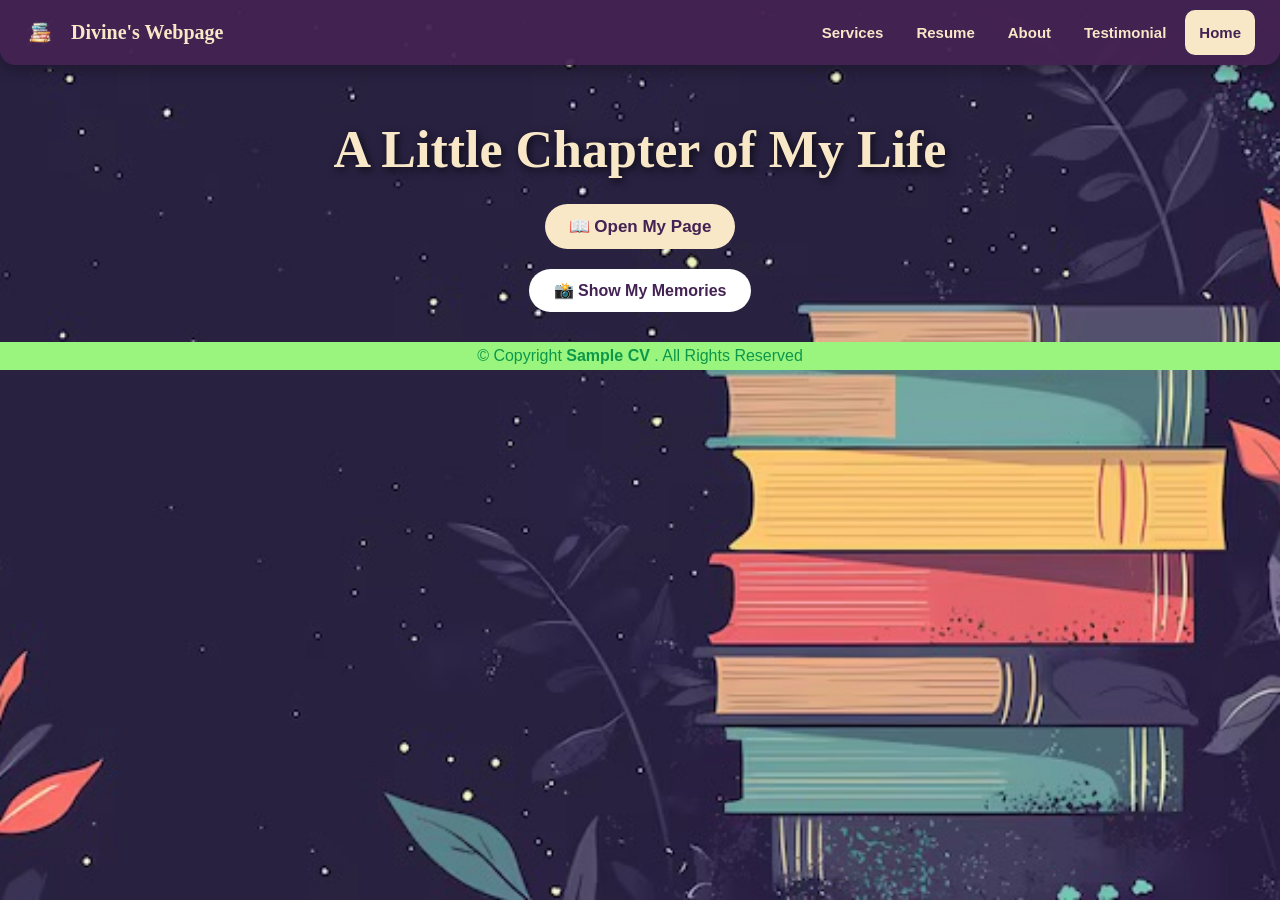
<file: index.html>
<!DOCTYPE html>
<html lang="en">

<head>

    <meta charset="UTF-8">

    <meta name="viewport" content="width=device-width, initial-scale=1.0">

    <title>Divine's Webpage</title>

    <link rel="stylesheet" href="style.css">

</head>


<body>


    <!-- =========================================
         HEADER
         ========================================= -->

    <header>

        <div class="header">

            <!-- LEFT SIDE -->
            <div class="header-Left">

                <img
                    src="book-icon.png"
                    alt="Book icon"
                >

                <a
                    href="index.html"
                    class="logo"
                >
                    Divine's Webpage
                </a>

            </div>


            <!-- RIGHT SIDE / NAVIGATION -->
            <div class="header-Right">

                <a href="services.html">
                    Services
                </a>

                <a href="resume.html">
                    Resume
                </a>

                <a href="about.html">
                    About
                </a>

                <a href="testimonials.html">
                    Testimonial
                </a>

                <a
                    class="active"
                    href="index.html"
                >
                    Home
                </a>

            </div>

        </div>

    </header>



    <!-- =========================================
         MAIN CONTENT
         ========================================= -->

    <section>


        <!-- MAIN TITLE -->

        <h1>
            A Little Chapter of My Life
        </h1>



        <!-- =====================================
             ORIGINAL OPEN MY PAGE BUTTON
             ===================================== -->

        <button id="openButton">

            &#x1F4D6; Open My Page

        </button>



        <!-- =====================================
             ORIGINAL INTRODUCTION CARD
             ===================================== -->

        <div id="introCard">

            <h2>
                Welcome! &#x2728;
            </h2>

            <p>
                Hi! I'm Divine Juban. A 4th year nursing student.
                Welcome to my personal webpage!
                Stuff's here are just random.
                Hope you enjoy!
            </p>

        </div>



        <!-- =====================================
             SHOW MY MEMORIES BUTTON
             ===================================== -->

        <button
            id="photoButton"
            class="photo-button"
        >

            &#x1F4F8; Show My Memories

        </button>



        <!-- =====================================
             PHOTO WALL

             HIDDEN INITIALLY

             It will become "grid" when the
             Show My Memories button is clicked.
             ===================================== -->

        <div
            id="photoWall"
            class="polaroid-wall"
            style="display: none;"
        >


            <!-- =================================
                 PHOTO 1
                 ================================= -->

            <div class="polaroid polaroid-1">

                <img
                    src="IMG_1858.jpeg"
                    alt="Memory 1"
                >

            </div>



            <!-- =================================
                 PHOTO 2
                 ================================= -->

            <div class="polaroid polaroid-2">

                <img
                    src="IMG_2399.jpeg"
                    alt="Memory 2"
                >

            </div>



            <!-- =================================
                 PHOTO 3
                 ================================= -->

            <div class="polaroid polaroid-3">

                <img
                    src="IMG_2404.jpeg"
                    alt="Memory 3"
                >

            </div>



            <!-- =================================
                 PHOTO 4
                 ================================= -->

            <div class="polaroid polaroid-4">

                <img
                    src="IMG_2975.jpeg"
                    alt="Memory 4"
                >

            </div>



            <!-- =================================
                 PHOTO 5
                 ================================= -->

            <div class="polaroid polaroid-5">

                <img
                    src="IMG_2980.jpeg"
                    alt="Memory 5"
                >

            </div>



            <!-- =================================
                 PHOTO 6
                 ================================= -->

            <div class="polaroid polaroid-6">

                <img
                    src="IMG_3233.jpeg"
                    alt="Memory 6"
                >

            </div>



            <!-- =================================
                 PHOTO 7
                 ================================= -->

            <div class="polaroid polaroid-7">

                <img
                    src="IMG_3306.jpeg"
                    alt="Memory 7"
                >

            </div>



            <!-- =================================
                 PHOTO 8
                 ================================= -->

            <div class="polaroid polaroid-8">

                <img
                    src="IMG_3442.jpeg"
                    alt="Memory 8"
                >

            </div>



            <!-- =================================
                 PHOTO 9
                 ================================= -->

            <div class="polaroid polaroid-9">

                <img
                    src="IMG_3622.jpeg"
                    alt="Memory 9"
                >

            </div>



            <!-- =================================
                 PHOTO 10
                 ================================= -->

            <div class="polaroid polaroid-10">

                <img
                    src="IMG_3643.jpeg"
                    alt="Memory 10"
                >

            </div>



            <!-- =================================
                 PHOTO 11
                 ================================= -->

            <div class="polaroid polaroid-11">

                <img
                    src="IMG_3644.jpeg"
                    alt="Memory 11"
                >

            </div>



            <!-- =================================
                 PHOTO 12
                 ================================= -->

            <div class="polaroid polaroid-12">

                <img
                    src="IMG_4260.jpeg"
                    alt="Memory 12"
                >

            </div>



            <!-- =================================
                 PHOTO 13
                 ================================= -->

            <div class="polaroid polaroid-13">

                <img
                    src="IMG_8766.jpeg"
                    alt="Memory 13"
                >

            </div>


        </div>


    </section>



    <!-- =========================================
         FOOTER
         ========================================= -->

    <footer>

        <div class="footer">

            © Copyright
            <strong>
                <span>Sample CV</span>
            </strong>.
            All Rights Reserved

        </div>

    </footer>



    <!-- =========================================
         JAVASCRIPT
         ========================================= -->

    <script>


        /* =====================================
           ORIGINAL OPEN MY PAGE FUNCTION
           ===================================== */

        const openButton =
            document.getElementById("openButton");

        const introCard =
            document.getElementById("introCard");


        openButton.addEventListener(
            "click",
            function() {

                if (
                    introCard.style.display === "none" ||
                    introCard.style.display === ""
                ) {

                    introCard.style.display = "block";

                    openButton.innerHTML =
                        "&#x1F4D5; Close My Page";

                }

                else {

                    introCard.style.display = "none";

                    openButton.innerHTML =
                        "&#x1F4D6; Open My Page";

                }

            }
        );



        /* =====================================
           SHOW MY MEMORIES FUNCTION
           ===================================== */

        const photoButton =
            document.getElementById("photoButton");

        const photoWall =
            document.getElementById("photoWall");


        photoButton.addEventListener(
            "click",
            function() {

                /* SHOW PHOTO WALL */

                if (
                    photoWall.style.display === "none" ||
                    photoWall.style.display === ""
                ) {

                    photoWall.style.display = "grid";

                    photoButton.innerHTML =
                        "&#x1F4D5; Hide My Memories";

                }


                /* HIDE PHOTO WALL */

                else {

                    photoWall.style.display = "none";

                    photoButton.innerHTML =
                        "&#x1F4F8; Show My Memories";

                }

            }
        );


    </script>


</body>

</html>
</file>
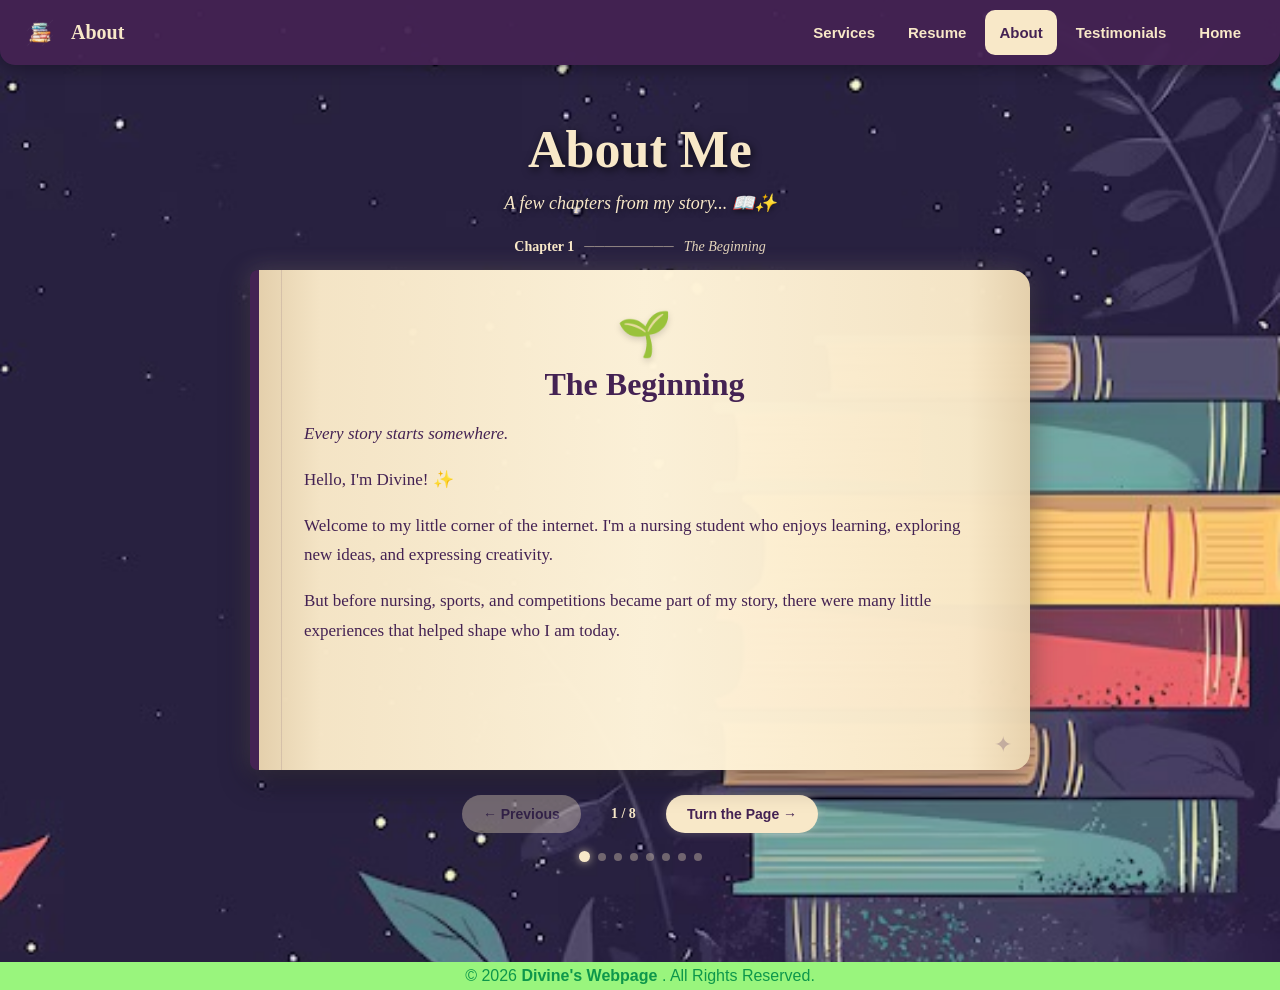
<file: about.html>
<!DOCTYPE html>
<html lang="en">

<head>

    <meta charset="UTF-8">

    <meta
        name="viewport"
        content="width=device-width, initial-scale=1.0"
    >

    <title>About Divine | Divine's Webpage</title>

    <link
        rel="stylesheet"
        href="style.css"
    >

</head>


<body>


    <!-- =========================================
         HEADER
         ========================================= -->

    <header>

        <div class="header">


            <!-- LEFT SIDE -->

            <div class="header-Left">

                <img
                    src="book-icon.png"
                    alt="Book icon"
                >

                <a
                    href="index.html"
                    class="logo"
                >
                    About
                </a>

            </div>


            <!-- RIGHT SIDE -->

            <div class="header-Right">

                <a href="services.html">
                    Services
                </a>

                <a href="resume.html">
                    Resume
                </a>

                <a
                    href="about.html"
                    class="active"
                >
                    About
                </a>

                <a href="testimonials.html">
                    Testimonials
                </a>

                <a href="index.html">
                    Home
                </a>

            </div>

        </div>

    </header>



    <!-- =========================================
         ABOUT ME PAGE
         ========================================= -->

    <main class="about-page">


        <!-- PAGE TITLE -->

        <h1>
            About Me
        </h1>


        <p class="about-subtitle">
            A few chapters from my story... 📖✨
        </p>



        <!-- =========================================
             CHAPTER INDICATOR
             ========================================= -->

        <div class="chapter-indicator">

            <span id="chapterNumber">
                Chapter 1
            </span>

            <span class="chapter-line">
                ─────────
            </span>

            <span id="chapterTitle">
                The Beginning
            </span>

        </div>



        <!-- =========================================
             STORY BOOK
             ========================================= -->

        <div class="about-book">


            <!-- =====================================
                 CHAPTER 1
                 THE BEGINNING
                 ===================================== -->

            <section
                class="about-chapter active-chapter"
                data-chapter="1"
            >

                <div class="chapter-icon">
                    🌱
                </div>

                <h2>
                    The Beginning
                </h2>

                <p class="chapter-intro">
                    Every story starts somewhere.
                </p>

                <p>
                    Hello, I'm Divine! ✨
                </p>

                <p>
                    Welcome to my little corner of the
                    internet. I'm a nursing student who
                    enjoys learning, exploring new ideas,
                    and expressing creativity.
                </p>

                <p>
                    But before nursing, sports, and
                    competitions became part of my story,
                    there were many little experiences
                    that helped shape who I am today.
                </p>

            </section>



            <!-- =====================================
                 CHAPTER 2
                 DRUM AND LYRE
                 ===================================== -->

            <section
                class="about-chapter"
                data-chapter="2"
            >

                <div class="chapter-icon">
                    🥁
                </div>

                <h2>
                    My First Big Memory
                </h2>

                <p class="chapter-intro">
                    Grade 1 • A memory I still carry with me
                </p>

                <p>
                    One of my earliest memorable experiences
                    was when I became a
                    <strong>
                        logo holder for the Drum and Lyre
                    </strong>
                    when I was in Grade 1. 🥁✨
                </p>

                <p>
                    I was still so young, and honestly,
                    I never expected that I would be able
                    to dance during the parade from
                    <strong>
                        Sabayle Street to ICNHS
                    </strong>
                    at such a young age.
                </p>

                <p>
                    It was such a memorable experience
                    because I got to be part of something
                    bigger than myself while I was still
                    very young.
                </p>

                <p>
                    I can still remember how exciting it
                    was to be part of the parade and to
                    see everyone coming together.
                </p>

                <div class="memory-note">

                    🏆

                    <br>

                    And the best part?

                    <br>

                    <strong>
                        Our school won!
                    </strong>

                    🎉

                </div>

            </section>



            <!-- =====================================
                 CHAPTER 3
                 TAEKWONDO
                 ===================================== -->

            <section
                class="about-chapter"
                data-chapter="3"
            >

                <div class="chapter-icon">
                    🥋
                </div>

                <h2>
                    Before Badminton
                </h2>

                <p class="chapter-intro">
                    Learning to compete
                </p>

                <p>
                    Before I became involved in badminton,
                    I also competed in
                    <strong>
                        Taekwondo
                    </strong>.
                    🥋
                </p>

                <p>
                    It was one of the experiences that
                    introduced me to competition and taught
                    me what it felt like to prepare,
                    participate, and challenge myself.
                </p>

                <p>
                    Looking back, Taekwondo was one of
                    those early experiences that helped
                    me become familiar with discipline,
                    practice, and the excitement of
                    competing.
                </p>

                <p>
                    I didn't know it at the time, but
                    these early experiences would
                    eventually become part of a much
                    bigger story involving sports,
                    writing, and competitions.
                </p>

                <div class="memory-note">

                    🥋

                    <br>

                    <strong>
                        One experience led to another.
                    </strong>

                </div>

            </section>



            <!-- =====================================
                 CHAPTER 4
                 BADMINTON + NMRAA
                 ===================================== -->

            <section
                class="about-chapter"
                data-chapter="4"
            >

                <div class="chapter-icon">
                    🏸
                </div>

                <h2>
                    Discovering Badminton
                </h2>

                <p class="chapter-intro">
                    Another chapter began...
                </p>

                <p>
                    Eventually, badminton became another
                    important part of my school years.
                    🏸
                </p>

                <p>
                    What started as an interest eventually
                    became something I took more seriously.
                    I had the opportunity to join badminton
                    competitions and experience what it was
                    like to compete and represent my school.
                </p>

                <p>
                    One of the experiences I am especially
                    proud of was being able to participate
                    in the
                    <strong>
                        NMRAA twice
                    </strong>.
                    🏸✨
                </p>

                <p>
                    Being able to compete at that level
                    gave me experiences that I will always
                    remember. It taught me about preparation,
                    discipline, perseverance, and the feeling
                    of stepping onto the court knowing that
                    I had worked hard to get there.
                </p>

                <p>
                    Every competition came with its own
                    challenges and memories. Whether it was
                    the excitement before a match, the
                    nervousness during the game, or simply
                    being surrounded by other athletes,
                    each experience became another part
                    of my story.
                </p>

                <div class="memory-note">

                    🏸✨

                    <br>

                    <strong>
                        NMRAA × 2
                    </strong>

                    <br>

                    Two competitions.

                    <br>

                    Countless memories.

                </div>

            </section>



            <!-- =====================================
                 CHAPTER 5
                 RSPC SPORTS WRITING
                 ===================================== -->

            <section
                class="about-chapter"
                data-chapter="5"
            >

                <div class="chapter-icon">
                    📰
                </div>

                <h2>
                    Finding My Voice Through Writing
                </h2>

                <p class="chapter-intro">
                    Sports Writing • RSPC
                </p>

                <p>
                    Sports wasn't the only area where I
                    discovered something new about myself.
                </p>

                <p>
                    I was also able to join the
                    <strong>
                        RSPC for Sports Writing
                    </strong>,
                    and it became an experience that I
                    will always remember. 📰✨
                </p>

                <p>
                    Being able to participate in an event
                    like that allowed me to experience
                    journalism beyond the usual school
                    setting.
                </p>

                <p>
                    It challenged me to write, observe,
                    and express ideas in a different way.
                    It was an experience that gave me
                    another perspective on competition
                    and allowed me to discover a different
                    side of myself.
                </p>

                <div class="memory-note">

                    📰✨

                    <br>

                    <strong>
                        Another competition.
                    </strong>

                    <br>

                    Another story to tell.

                </div>

            </section>



            <!-- =====================================
                 CHAPTER 6
                 HIGH SCHOOL
                 ===================================== -->

            <section
                class="about-chapter"
                data-chapter="6"
            >

                <div class="chapter-icon">
                    🌙
                </div>

                <h2>
                    A Quiet Chapter
                </h2>

                <p class="chapter-intro">
                    My high school years
                </p>

                <p>
                    During high school, not much was
                    happening in terms of competitions.
                </p>

                <p>
                    I eventually stopped joining badminton
                    competitions, and I also stepped away
                    from journalism.
                </p>

                <p>
                    It was a quieter part of my story.
                    Sometimes, life simply takes us through
                    chapters where we pause, change direction,
                    and figure out what we want next.
                </p>

                <p>
                    Even though it felt like I had stepped
                    away from those things, I don't think
                    those experiences ever really left me.
                </p>

                <p>
                    They remained memories that were still
                    part of me, waiting for another chapter.
                </p>

            </section>



            <!-- =====================================
                 CHAPTER 7
                 GRADE 12
                 ===================================== -->

            <section
                class="about-chapter"
                data-chapter="7"
            >

                <div class="chapter-icon">
                    ✨
                </div>

                <h2>
                    Finding the Joy Again
                </h2>

                <p class="chapter-intro">
                    Grade 12
                </p>

                <p>
                    Then came Grade 12.
                </p>

                <p>
                    It was during this time that I found
                    the joy of joining competitions again.
                    ✨
                </p>

                <p>
                    After being away from badminton and
                    journalism for a while, getting involved
                    again reminded me of how much I enjoyed
                    challenging myself and being part of
                    something beyond academics.
                </p>

                <p>
                    It felt like an old part of my story
                    was coming back—not exactly the same
                    as before, but with a new perspective.
                </p>

                <p>
                    It reminded me that sometimes the things
                    we temporarily leave behind can still
                    have a place in our lives when the right
                    chapter comes along.
                </p>

                <div class="memory-note">

                    ✨

                    <br>

                    Sometimes a chapter doesn't end.

                    <br>

                    <strong>
                        Sometimes, we simply return to it.
                    </strong>

                </div>

            </section>



            <!-- =====================================
                 CHAPTER 8
                 WHERE I AM NOW
                 ===================================== -->

            <section
                class="about-chapter"
                data-chapter="8"
            >

                <div class="chapter-icon">
                    🩺
                </div>

                <h2>
                    Where I Am Now
                </h2>

                <p class="chapter-intro">
                    A new chapter
                </p>

                <p>
                    Today, another important chapter of
                    my story is nursing. 🩺💜
                </p>

                <p>
                    I am currently a nursing student, and
                    this journey has taught me that growing
                    into the person I want to become takes
                    patience, courage, and a willingness
                    to keep learning.
                </p>

                <p>
                    When I look back at all the different
                    chapters—from performing in a parade
                    as a young student, competing in
                    Taekwondo and badminton, participating
                    in the NMRAA, writing for competitions,
                    taking a quiet break, and eventually
                    finding that excitement again—I realize
                    that each experience became a small part
                    of who I am today.
                </p>

                <p>
                    These experiences may seem like separate
                    pieces of my life, but together they
                    became part of my story.
                </p>

                <p>
                    And this story isn't finished yet.
                </p>

                <div class="final-quote">

                    “There are still many chapters
                    left to write.” 📖✨

                </div>

            </section>


        </div>



        <!-- =========================================
             CHAPTER NAVIGATION
             ========================================= -->

        <div class="chapter-navigation">


            <button
                id="previousChapter"
                class="chapter-button"
            >
                ← Previous
            </button>


            <span
                id="pageNumber"
                class="page-number"
            >
                1 / 8
            </span>


            <button
                id="nextChapter"
                class="chapter-button"
            >
                Turn the Page →
            </button>


        </div>



        <!-- =========================================
             CHAPTER DOTS
             ========================================= -->

        <div
            id="chapterDots"
            class="chapter-dots"
        >

            <span
                class="chapter-dot active-dot"
                data-dot="1"
            ></span>

            <span
                class="chapter-dot"
                data-dot="2"
            ></span>

            <span
                class="chapter-dot"
                data-dot="3"
            ></span>

            <span
                class="chapter-dot"
                data-dot="4"
            ></span>

            <span
                class="chapter-dot"
                data-dot="5"
            ></span>

            <span
                class="chapter-dot"
                data-dot="6"
            ></span>

            <span
                class="chapter-dot"
                data-dot="7"
            ></span>

            <span
                class="chapter-dot"
                data-dot="8"
            ></span>

        </div>


    </main>



    <!-- =========================================
         FOOTER
         ========================================= -->

    <footer>

        <div class="footer">

            © 2026

            <strong>
                Divine's Webpage
            </strong>.

            All Rights Reserved.

        </div>

    </footer>



    <!-- =========================================
         JAVASCRIPT
         ========================================= -->

    <script>


        /* ========================================
           GET CHAPTERS
           ======================================== */

        const chapters =
            document.querySelectorAll(
                ".about-chapter"
            );


        const dots =
            document.querySelectorAll(
                ".chapter-dot"
            );


        const chapterNumber =
            document.getElementById(
                "chapterNumber"
            );


        const chapterTitle =
            document.getElementById(
                "chapterTitle"
            );


        const pageNumber =
            document.getElementById(
                "pageNumber"
            );


        const previousButton =
            document.getElementById(
                "previousChapter"
            );


        const nextButton =
            document.getElementById(
                "nextChapter"
            );


        let currentChapter = 0;



        /* ========================================
           CHAPTER TITLES
           ======================================== */

        const titles = [

            "The Beginning",

            "My First Big Memory",

            "Before Badminton",

            "Discovering Badminton",

            "Finding My Voice",

            "A Quiet Chapter",

            "Finding the Joy Again",

            "Where I Am Now"

        ];



        /* ========================================
           SHOW CHAPTER
           ======================================== */

        function showChapter(number) {


            chapters.forEach(
                function(chapter, index) {

                    chapter.classList.remove(
                        "active-chapter"
                    );


                    if (index === number) {

                        chapter.classList.add(
                            "active-chapter"
                        );

                    }

                }
            );


            dots.forEach(
                function(dot, index) {

                    dot.classList.remove(
                        "active-dot"
                    );


                    if (index === number) {

                        dot.classList.add(
                            "active-dot"
                        );

                    }

                }
            );


            chapterNumber.innerHTML =
                "Chapter " + (number + 1);


            chapterTitle.innerHTML =
                titles[number];


            pageNumber.innerHTML =
                (number + 1) +
                " / " +
                chapters.length;



            /* ====================================
               PREVIOUS BUTTON
               ==================================== */

            if (number === 0) {

                previousButton.disabled = true;

            } else {

                previousButton.disabled = false;

            }



            /* ====================================
               NEXT BUTTON
               ==================================== */

            if (
                number === chapters.length - 1
            ) {

                nextButton.innerHTML =
                    "↻ Read Again";

            } else {

                nextButton.innerHTML =
                    "Turn the Page →";

            }

        }



        /* ========================================
           NEXT CHAPTER
           ======================================== */

        nextButton.addEventListener(
            "click",
            function() {


                if (
                    currentChapter ===
                    chapters.length - 1
                ) {

                    currentChapter = 0;

                } else {

                    currentChapter++;

                }


                showChapter(
                    currentChapter
                );

            }
        );



        /* ========================================
           PREVIOUS CHAPTER
           ======================================== */

        previousButton.addEventListener(
            "click",
            function() {


                if (currentChapter > 0) {

                    currentChapter--;

                    showChapter(
                        currentChapter
                    );

                }

            }
        );



        /* ========================================
           CHAPTER DOTS
           ======================================== */

        dots.forEach(
            function(dot, index) {

                dot.addEventListener(
                    "click",
                    function() {

                        currentChapter = index;

                        showChapter(
                            currentChapter
                        );

                    }
                );

            }
        );



        /* ========================================
           START ON CHAPTER 1
           ======================================== */

        showChapter(0);


    </script>


</body>

</html>
</file>
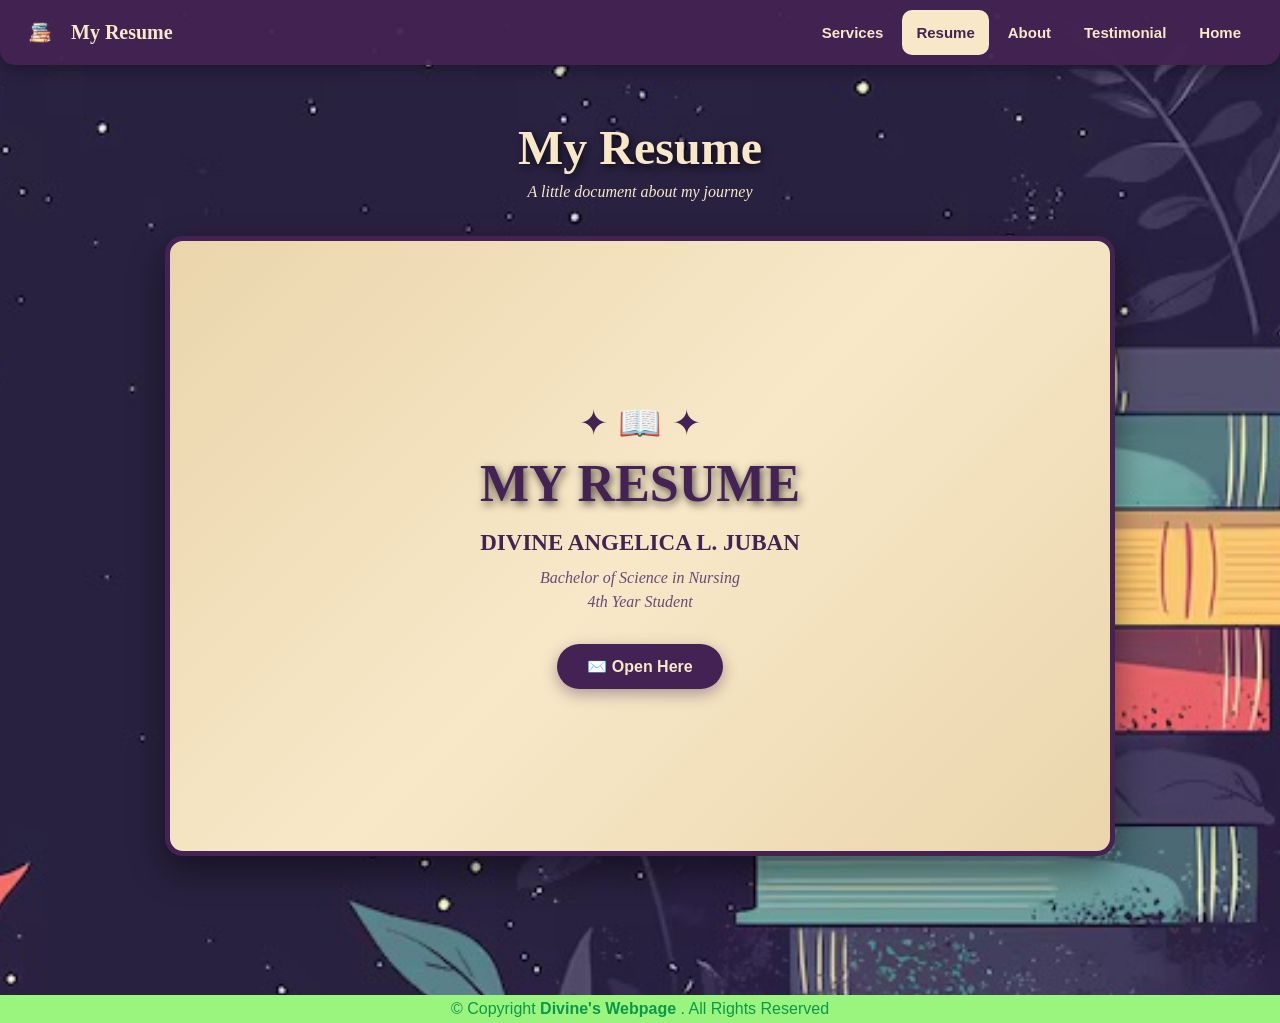
<file: resume.html>
<!DOCTYPE html>
<html lang="en">

<head>

    <meta charset="UTF-8">

    <meta name="viewport" content="width=device-width, initial-scale=1.0">

    <title>Resume | Divine's Webpage</title>

    <link rel="stylesheet" href="style.css">

    <style>

        /* =========================================
           RESUME PAGE
           ========================================= */

        .resume-page {
            min-height: 100vh;
            padding: 40px 20px 70px;
            box-sizing: border-box;
            display: flex;
            flex-direction: column;
            align-items: center;
        }


        /* =========================================
           PAGE TITLE
           ========================================= */

        .resume-title {
            color: #f8e8c8;
            font-family: Georgia, 'Times New Roman', serif;
            font-size: 48px;
            text-align: center;
            margin: 15px 0 8px;
            text-shadow:
                2px 3px 8px rgba(0, 0, 0, 0.7);
        }


        .resume-subtitle {
            color: #f8e8c8;
            font-family: Georgia, 'Times New Roman', serif;
            font-size: 16px;
            font-style: italic;
            text-align: center;
            margin: 0 0 35px;
        }


        /* =========================================
           ENVELOPE
           ========================================= */

        .resume-envelope {
            position: relative;
            width: min(950px, 94vw);
            height: 620px;
            perspective: 1600px;
        }


        /* =========================================
           FRONT COVER
           ========================================= */

        .resume-cover {
            position: absolute;
            inset: 0;

            display: flex;
            flex-direction: column;
            justify-content: center;
            align-items: center;

            text-align: center;

            padding: 40px;
            box-sizing: border-box;

            background:
                linear-gradient(
                    135deg,
                    #ead5ac,
                    #f8e8c8,
                    #ead5ac
                );

            border: 5px solid #442253;
            border-radius: 18px;

            color: #442253;

            box-shadow:
                0 15px 35px
                rgba(0, 0, 0, 0.45);

            z-index: 10;

            transform-origin: left center;

            transition:
                transform 1.4s ease,
                opacity 0.6s ease;
        }


        .cover-symbol {
            font-size: 35px;
            margin-bottom: 10px;
        }


        .resume-cover h1 {
            color: #442253;
            font-family: Georgia, 'Times New Roman', serif;
            font-size: 52px;
            margin: 0 0 12px;
        }


        .cover-name {
            font-family: Georgia, 'Times New Roman', serif;
            font-size: 23px;
            font-weight: bold;
            margin: 5px 0;
        }


        .cover-course {
            color: #6b4a76;
            font-family: Georgia, 'Times New Roman', serif;
            font-size: 16px;
            font-style: italic;
            margin: 5px 0 30px;
        }


        /* =========================================
           OPEN BUTTON
           ========================================= */

        .open-resume {
            border: none;

            padding: 13px 30px;

            border-radius: 30px;

            background-color: #442253;

            color: #f8e8c8;

            font-size: 16px;

            font-weight: bold;

            cursor: pointer;

            box-shadow:
                0 5px 15px
                rgba(68, 34, 83, 0.4);

            transition: 0.3s;
        }


        .open-resume:hover {
            background-color: #5c286f;

            transform:
                translateY(-3px)
                scale(1.04);
        }


        /* =========================================
           INSIDE RESUME
           ========================================= */

        .resume-inside {
            position: absolute;
            inset: 0;

            display: grid;

            grid-template-columns:
                repeat(3, 1fr);

            background:
                linear-gradient(
                    90deg,
                    #ead5ac,
                    #fff4da,
                    #ead5ac
                );

            border: 5px solid #442253;
            border-radius: 18px;

            overflow: hidden;

            opacity: 0;

            transform: scale(0.96);

            transition:
                opacity 0.8s ease 0.5s,
                transform 0.8s ease 0.5s;
        }


        /* =========================================
           RESUME PANELS
           ========================================= */

        .resume-panel {
            padding: 30px 23px;

            box-sizing: border-box;

            border-right:
                1px solid
                rgba(68, 34, 83, 0.2);

            overflow-y: auto;
        }


        .resume-panel:last-child {
            border-right: none;
        }


        .resume-panel:nth-child(1) {
            background:
                rgba(248, 232, 200, 0.9);
        }


        .resume-panel:nth-child(2) {
            background:
                rgba(255, 244, 218, 0.98);
        }


        .resume-panel:nth-child(3) {
            background:
                rgba(248, 232, 200, 0.9);
        }


        /* =========================================
           PANEL HEADINGS
           ========================================= */

        .panel-icon {
            display: block;

            text-align: center;

            font-size: 30px;

            margin-bottom: 5px;
        }


        .resume-panel h2 {
            color: #442253;

            font-family:
                Georgia,
                'Times New Roman',
                serif;

            font-size: 22px;

            text-align: center;

            margin: 5px 0 20px;

            padding-bottom: 10px;

            border-bottom:
                2px solid
                rgba(68, 34, 83, 0.18);
        }


        /* =========================================
           ABOUT ME
           ========================================= */

        .personal-info p {
            color: #442253;

            font-size: 14px;

            line-height: 1.5;

            margin: 12px 0;
        }


        .personal-info strong {
            color: #5c286f;
        }


        .bio {
            margin-top: 25px;

            padding: 15px;

            background:
                rgba(68, 34, 83, 0.07);

            border-left:
                4px solid #7c4b8e;

            border-radius: 10px;

            font-family:
                Georgia,
                'Times New Roman',
                serif;

            font-size: 14px;

            line-height: 1.7;
        }


        /* =========================================
           EDUCATION
           ========================================= */

        .education-item {
            margin-bottom: 20px;

            padding-left: 12px;

            border-left:
                4px solid #7c4b8e;
        }


        .education-item h3 {
            color: #5c286f;

            font-family:
                Georgia,
                'Times New Roman',
                serif;

            font-size: 15px;

            margin: 0 0 5px;
        }


        .education-item p {
            color: #442253;

            font-size: 13px;

            line-height: 1.5;

            margin: 3px 0;
        }


        .current-year {
            display: inline-block;

            margin-top: 6px;

            padding: 5px 9px;

            background-color: #442253;

            color: #f8e8c8;

            border-radius: 15px;

            font-size: 11px;

            font-weight: bold;
        }


        /* =========================================
           CLINICAL EXPERIENCE
           ========================================= */

        .clinical-item {
            margin-bottom: 14px;

            padding: 11px;

            background:
                rgba(68, 34, 83, 0.07);

            border-radius: 9px;
        }


        .clinical-item h3 {
            color: #5c286f;

            font-family:
                Georgia,
                'Times New Roman',
                serif;

            font-size: 14px;

            margin: 0 0 5px;
        }


        .clinical-item p {
            color: #442253;

            font-size: 12px;

            line-height: 1.5;

            margin: 0;
        }


        /* =========================================
           SKILLS
           ========================================= */

        .skills {
            margin-top: 20px;

            text-align: center;
        }


        .skill {
            display: inline-block;

            padding: 7px 10px;

            margin: 4px 2px;

            background:
                rgba(68, 34, 83, 0.1);

            color: #442253;

            border-radius: 15px;

            font-size: 12px;

            border:
                1px solid
                rgba(68, 34, 83, 0.15);
        }


        /* =========================================
           RESUME FOOTNOTE
           ========================================= */

        .resume-note {
            margin-top: 20px;

            padding: 13px;

            background:
                rgba(124, 75, 142, 0.08);

            border-radius: 10px;

            text-align: center;

            font-family:
                Georgia,
                'Times New Roman',
                serif;

            font-size: 12px;

            line-height: 1.6;

            font-style: italic;
        }


        /* =========================================
           CLOSE BUTTON
           ========================================= */

        .close-resume {
            position: absolute;

            bottom: 18px;

            left: 50%;

            transform:
                translateX(-50%);

            z-index: 20;

            border: none;

            padding: 10px 22px;

            border-radius: 25px;

            background-color: #442253;

            color: #f8e8c8;

            font-size: 13px;

            font-weight: bold;

            cursor: pointer;

            opacity: 0;

            pointer-events: none;

            transition:
                opacity 0.5s ease 1.2s,
                background-color 0.3s;
        }


        .close-resume:hover {
            background-color: #5c286f;
        }


        /* =========================================
           OPEN ANIMATION
           ========================================= */

        .resume-envelope.opened .resume-cover {
            transform:
                rotateY(-105deg);

            opacity: 0;

            pointer-events: none;
        }


        .resume-envelope.opened .resume-inside {
            opacity: 1;

            transform:
                scale(1);
        }


        .resume-envelope.opened .close-resume {
            opacity: 1;

            pointer-events: auto;
        }


        /* =========================================
           TABLET / IPAD
           ========================================= */

        @media (max-width: 900px) {

            .resume-title {
                font-size: 40px;
            }


            .resume-envelope {
                width: 94vw;

                height: 650px;
            }


            .resume-panel {
                padding:
                    25px 17px;
            }


            .resume-panel h2 {
                font-size: 20px;
            }

        }


        /* =========================================
           PHONE
           ========================================= */

        @media (max-width: 600px) {

            .resume-page {
                padding:
                    25px 10px 50px;
            }


            .resume-title {
                font-size: 32px;
            }


            .resume-subtitle {
                font-size: 14px;
            }


            .resume-envelope {
                height: auto;

                min-height: 950px;
            }


            .resume-cover h1 {
                font-size: 38px;
            }


            .cover-name {
                font-size: 20px;
            }


            .resume-inside {
                grid-template-columns: 1fr;

                overflow-y: auto;
            }


            .resume-panel {
                min-height: 300px;

                border-right: none;

                border-bottom:
                    1px solid
                    rgba(68, 34, 83, 0.2);
            }


            .resume-panel:last-child {
                border-bottom: none;
            }


            .close-resume {
                bottom: 12px;
            }

        }

    </style>

</head>


<body>


    <!-- =========================================
         HEADER
         ========================================= -->

    <header>

        <div class="header">


            <div class="header-Left">

                <img
                    src="book-icon.png"
                    alt="Book icon"
                >

                <a
                    href="index.html"
                    class="logo"
                >
                    My Resume
                </a>

            </div>


            <div class="header-Right">

                <a href="services.html">
                    Services
                </a>

                <a
                    href="resume.html"
                    class="active"
                >
                    Resume
                </a>

                <a href="about.html">
                    About
                </a>

                <a href="testimonials.html">
                    Testimonial
                </a>

                <a href="index.html">
                    Home
                </a>

            </div>

        </div>

    </header>



    <!-- =========================================
         RESUME
         ========================================= -->

    <main class="resume-page">


        <h1 class="resume-title">
            My Resume
        </h1>


        <p class="resume-subtitle">
            A little document about my journey
        </p>



        <!-- =====================================
             ENVELOPE
             ===================================== -->

        <div
            class="resume-envelope"
            id="resumeEnvelope"
        >


            <!-- =================================
                 FRONT / COVER
                 ================================= -->

            <div class="resume-cover">

                <div class="cover-symbol">
                    ✦ 📖 ✦
                </div>


                <h1>
                    MY RESUME
                </h1>


                <p class="cover-name">
                    DIVINE ANGELICA L. JUBAN
                </p>


                <p class="cover-course">
                    Bachelor of Science in Nursing
                    <br>
                    4th Year Student
                </p>


                <button
                    class="open-resume"
                    id="openResume"
                >
                    ✉️ Open Here
                </button>

            </div>



            <!-- =================================
                 INSIDE
                 ================================= -->

            <div class="resume-inside">


                <!-- =================================
                     PANEL 1 — ABOUT ME
                     ================================= -->

                <section class="resume-panel">

                    <span class="panel-icon">
                        👤
                    </span>


                    <h2>
                        About Me
                    </h2>


                    <div class="personal-info">

                        <p>
                            <strong>
                                Name:
                            </strong>
                            DIVINE ANGELICA L. JUBAN
                        </p>


                        <p>
                            <strong>
                                Age:
                            </strong>
                            21 YRS.OLD
                        </p>


                        <p>
                            <strong>
                                Address:
                            </strong>
                            MARIA CRISTINA, ILIGAN CITY, LANAO DEL NORTE
                        </p>

                    </div>


                    <div class="bio">

                        I am Divine, a 4th year nursing
                        student who is passionate about
                        learning, helping others, and
                        developing my skills.

                    </div>

                </section>



                <!-- =================================
                     PANEL 2 — EDUCATION
                     ================================= -->

                <section class="resume-panel">

                    <span class="panel-icon">
                        🎓
                    </span>


                    <h2>
                        Education
                    </h2>


                    <div class="education-item">

                        <h3>
                            NAPOCOR Elementary School
                        </h3>

                        <p>
                            Elementary School
                        </p>

                    </div>


                    <div class="education-item">

                        <h3>
                            Iligan City National
                            High School
                        </h3>

                        <p>
                            Junior High School
                        </p>

                    </div>


                    <div class="education-item">

                        <h3>
                            Our Lady of Perpetual
                            Help Academy
                        </h3>

                        <p>
                            Senior High School
                        </p>

                    </div>


                    <div class="education-item">

                        <h3>
                            Mindanao State University –
                            Iligan Institute of Technology
                        </h3>

                        <p>
                            Bachelor of Science in Nursing
                        </p>


                        <span class="current-year">
                            4th Year
                        </span>

                    </div>

                </section>



                <!-- =================================
                     PANEL 3 — EXPERIENCE + SKILLS
                     ================================= -->

                <section class="resume-panel">

                    <span class="panel-icon">
                        🏥
                    </span>


                    <h2>
                        Clinical Experience
                    </h2>


                    <div class="clinical-item">

                        <h3>
                            AMCI
                        </h3>

                        <p>
                            Clinical skills and
                            patient-care experience.
                        </p>

                    </div>


                    <div class="clinical-item">

                        <h3>
                            Gregorio T. Lluch
                            Memorial Hospital (GTLMH)
                        </h3>

                        <p>
                            Clinical nursing skills and
                            hospital experience.
                        </p>

                    </div>


                    <div class="clinical-item">

                        <h3>
                            Vicente Sotto Memorial
                            Medical Center (VSMMC)
                        </h3>

                        <p>
                            Clinical nursing experience
                            in a healthcare setting.
                        </p>

                    </div>


                    <div class="clinical-item">

                        <h3>
                            Psychiatric Ward
                        </h3>

                        <p>
                            Clinical exposure in psychiatric
                            nursing and behavioral-health
                            activities.
                        </p>

                    </div>


                    <h2>
                        Skills
                    </h2>


                    <div class="skills">

                        <span class="skill">
                            Communication
                        </span>

                        <span class="skill">
                            Teamwork
                        </span>

                        <span class="skill">
                            Leadership
                        </span>

                        <span class="skill">
                            Patient Care
                        </span>

                    </div>


                    <div class="resume-note">

                        Continuously learning and
                        developing my nursing skills
                        through education and clinical
                        experience.

                    </div>

                </section>


            </div>



            <!-- =================================
                 CLOSE BUTTON
                 ================================= -->

            <button
                class="close-resume"
                id="closeResume"
            >
                📩 Close Resume
            </button>


        </div>

    </main>



    <!-- =========================================
         FOOTER
         ========================================= -->

    <footer>

        <div class="footer">

            © Copyright

            <strong>
                <span>
                    Divine's Webpage
                </span>
            </strong>.

            All Rights Reserved

        </div>

    </footer>



    <!-- =========================================
         JAVASCRIPT
         ========================================= -->

    <script>

        const resumeEnvelope =
            document.getElementById(
                "resumeEnvelope"
            );


        const openResume =
            document.getElementById(
                "openResume"
            );


        const closeResume =
            document.getElementById(
                "closeResume"
            );


        openResume.addEventListener(
            "click",
            function () {

                resumeEnvelope.classList.add(
                    "opened"
                );

            }
        );


        closeResume.addEventListener(
            "click",
            function () {

                resumeEnvelope.classList.remove(
                    "opened"
                );

            }
        );

    </script>


</body>

</html>
</file>
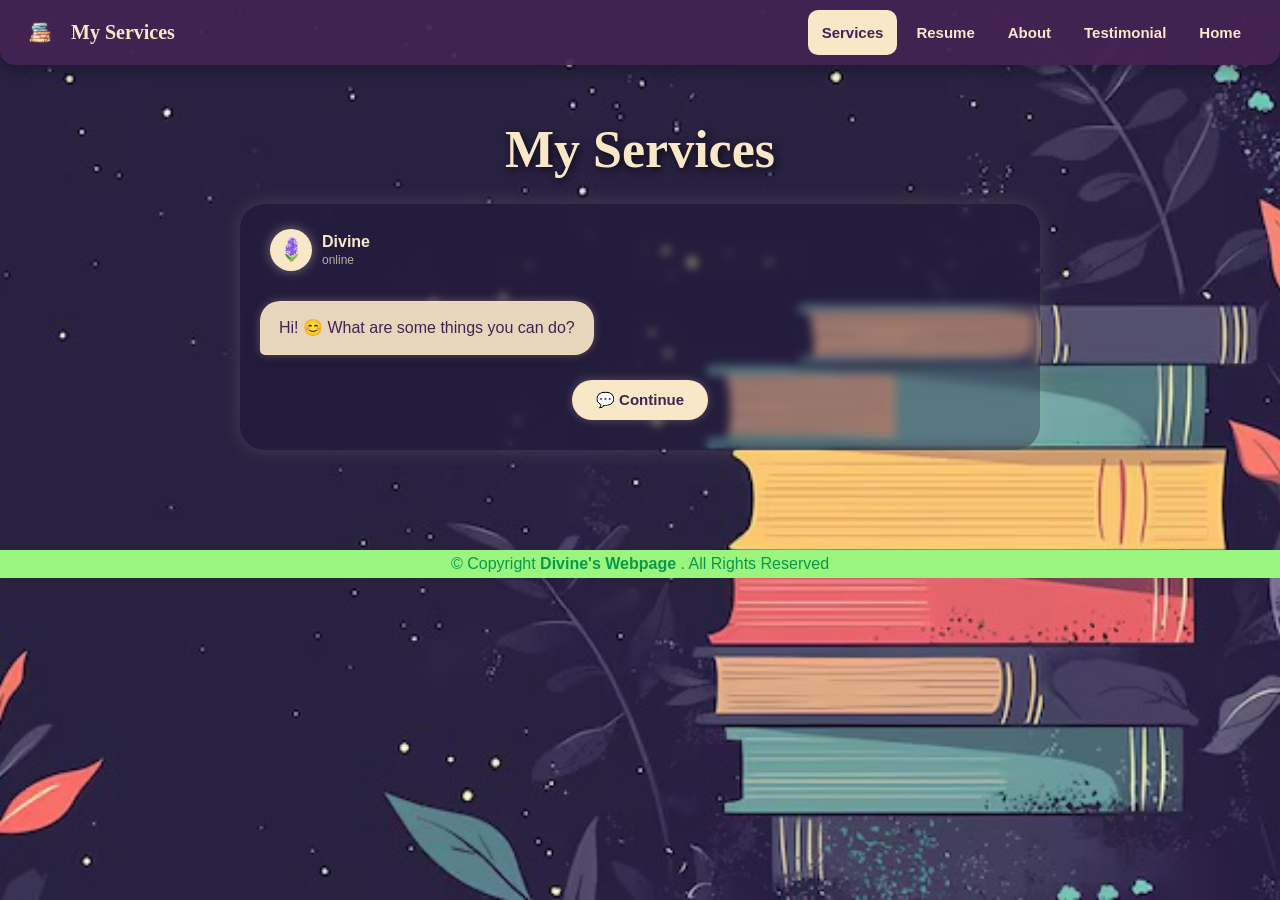
<file: services.html>
<!DOCTYPE html>
<html lang="en">

<head>

    <meta charset="UTF-8">

    <meta
        name="viewport"
        content="width=device-width, initial-scale=1.0"
    >

    <title>Services | Divine's Webpage</title>

    <link
        rel="stylesheet"
        href="style.css"
    >

</head>


<body>


    <!-- =========================================
         HEADER
         ========================================= -->

    <header>

        <div class="header">


            <div class="header-Left">

                <img
                    src="book-icon.png"
                    alt="Book icon"
                >

                <a
                    href="index.html"
                    class="logo"
                >
                    My Services
                </a>

            </div>


            <div class="header-Right">

                <a
                    href="services.html"
                    class="active"
                >
                    Services
                </a>

                <a href="resume.html">
                    Resume
                </a>

                <a href="about.html">
                    About
                </a>

                <a href="testimonials.html">
                    Testimonial
                </a>

                <a href="index.html">
                    Home
                </a>

            </div>


        </div>

    </header>



    <!-- =========================================
         SERVICES PAGE
         ========================================= -->

    <main class="services-page">


        <h1>
            My Services
        </h1>


        <!-- =========================================
             CHAT AREA
             ========================================= -->

        <div class="messenger-box">


            <!-- PROFILE -->

            <div class="chat-profile">

                <div class="profile-icon">
                    🪻
                </div>

                <div>

                    <strong>
                        Divine
                    </strong>

                    <span>
                        online
                    </span>

                </div>

            </div>



            <!-- =====================================
                 CONVERSATION
                 ===================================== -->

            <div id="chatArea">


                <!-- MESSAGE 1 -->

                <div
                    class="message left-message chat-message"
                    data-message="1"
                >

                    <div class="message-bubble">

                        Hi! 😊 What are some things
                        you can do?

                    </div>

                </div>



                <!-- MESSAGE 2 -->

                <div
                    class="message right-message chat-message"
                    data-message="2"
                >

                    <div class="message-bubble">

                        Well, I'm a nursing student,
                        so one of the things I can
                        offer is my nursing knowledge
                        and skills. 🩺💜

                    </div>

                </div>



                <!-- MESSAGE 3 -->

                <div
                    class="message left-message chat-message"
                    data-message="3"
                >

                    <div class="message-bubble">

                        Oh, that's nice!
                        What else are you good at?

                    </div>

                </div>



                <!-- MESSAGE 4 -->

                <div
                    class="message right-message chat-message"
                    data-message="4"
                >

                    <div class="message-bubble">

                        I also enjoy swimming! 🏊‍♀️

                        <br><br>

                        It's something I really enjoy
                        doing and have learned
                        through practice.

                    </div>

                </div>



                <!-- MESSAGE 5 -->

                <div
                    class="message right-message chat-message"
                    data-message="5"
                >

                    <div class="message-bubble">

                        I can also play badminton 🏸
                        and volleyball 🏐.

                        They're fun ways for me
                        to stay active and enjoy
                        my free time.

                    </div>

                </div>



                <!-- MESSAGE 6 -->

                <div
                    class="message left-message chat-message"
                    data-message="6"
                >

                    <div class="message-bubble">

                        And what about your
                        quieter hobbies? 👀

                    </div>

                </div>



                <!-- MESSAGE 7 -->

                <div
                    class="message right-message chat-message"
                    data-message="7"
                >

                    <div class="message-bubble">

                        I love reading stories! 📚✨

                        <br><br>

                        I especially enjoy making
                        reading more fun by getting
                        into the story and bringing
                        the characters to life.

                    </div>

                </div>



                <!-- MESSAGE 8 -->

                <div
                    class="message left-message chat-message"
                    data-message="8"
                >

                    <div class="message-bubble">

                        Do you enjoy reading stories
                        to kids too? 🥹📖

                    </div>

                </div>



                <!-- MESSAGE 9 -->

                <div
                    class="message right-message chat-message"
                    data-message="9"
                >

                    <div class="message-bubble">

                        Yes! I'd love to do that. 🥰📚

                        <br><br>

                        I think reading to kids would
                        be even more fun because I
                        could use different voices,
                        expressions, and emotions to
                        make the story come alive
                        for them. ✨

                    </div>

                </div>



                <!-- MESSAGE 10 -->

                <div
                    class="message left-message chat-message"
                    data-message="10"
                >

                    <div class="message-bubble">

                        So you're basically a
                        little bit of everything. 😂💜

                    </div>

                </div>



                <!-- MESSAGE 11 -->

                <div
                    class="message right-message chat-message"
                    data-message="11"
                >

                    <div class="message-bubble">

                        Maybe! 😂💜

                        <br><br>

                        Nursing, sports, and stories
                        are just some of the things
                        that make me who I am.

                    </div>

                </div>


            </div>



            <!-- =====================================
                 TYPING INDICATOR
                 ===================================== -->

            <div
                id="typingIndicator"
                class="typing-indicator"
            >

                <div class="typing-bubble">

                    <span></span>
                    <span></span>
                    <span></span>

                </div>

                <span class="typing-text">
                    Divine is typing...
                </span>

            </div>



            <!-- =====================================
                 CONTINUE BUTTON
                 ===================================== -->

            <button
                id="continueButton"
                class="continue-button"
            >

                💬 Continue

            </button>



            <!-- =====================================
                 FINAL CARD
                 ===================================== -->

            <div
                id="finalCard"
                class="final-card"
            >

                <div class="final-icon">
                    ✨
                </div>

                <h2>
                    A Little Bit of Everything 💜
                </h2>

                <p>
                    These are some of the things
                    that make me who I am.
                </p>


                <div class="skill-list">

                    <span>🩺 Nursing</span>

                    <span>🏊‍♀️ Swimming</span>

                    <span>🏸 Badminton</span>

                    <span>🏐 Volleyball</span>

                    <span>📚 Reading</span>

                    <span>👧 Reading to Kids</span>

                </div>


                <button
                    id="restartButton"
                    class="restart-button"
                >

                    💜 Start Again

                </button>

            </div>


        </div>

    </main>



    <!-- =========================================
         FOOTER
         ========================================= -->

    <footer>

        <div class="footer">

            © Copyright

            <strong>
                <span>
                    Divine's Webpage
                </span>
            </strong>.

            All Rights Reserved

        </div>

    </footer>



    <!-- =========================================
         JAVASCRIPT
         ========================================= -->

    <script>


        /* ========================================
           GET ELEMENTS
           ======================================== */

        const messages =
            document.querySelectorAll(".chat-message");

        const continueButton =
            document.getElementById("continueButton");

        const typingIndicator =
            document.getElementById("typingIndicator");

        const finalCard =
            document.getElementById("finalCard");

        const restartButton =
            document.getElementById("restartButton");


        let currentMessage = 0;



        /* ========================================
           HIDE ALL MESSAGES EXCEPT FIRST
           ======================================== */

        messages.forEach(function(message, index) {

            if (index !== 0) {

                message.style.display = "none";

            }

        });



        /* ========================================
           SHOW MESSAGE FUNCTION
           ======================================== */

        function showMessage(index) {

            if (index >= messages.length) {

                continueButton.style.display = "none";

                finalCard.classList.add("show");

                return;

            }


            const message =
                messages[index];


            message.style.display = "flex";

            message.classList.add("message-appear");


            currentMessage = index + 1;


            if (currentMessage >= messages.length) {

                continueButton.innerHTML =
                    "✨ Finish Conversation";

            }

        }



        /* ========================================
           CONTINUE BUTTON
           ======================================== */

        continueButton.addEventListener(
            "click",
            function() {


                if (
                    currentMessage >= messages.length
                ) {

                    finalCard.classList.add("show");

                    continueButton.style.display =
                        "none";

                    return;

                }


                const nextMessage =
                    messages[currentMessage];


                /*
                 * If the next message is Divine's
                 * message, show typing first.
                 */

                if (
                    nextMessage.classList.contains(
                        "right-message"
                    )
                ) {

                    continueButton.disabled = true;

                    typingIndicator.classList.add(
                        "show"
                    );


                    setTimeout(function() {

                        typingIndicator.classList.remove(
                            "show"
                        );

                        showMessage(currentMessage);

                        continueButton.disabled =
                            false;

                    }, 900);

                }

                else {

                    showMessage(currentMessage);

                }

            }
        );



        /* ========================================
           MESSAGE REACTIONS
           ======================================== */

        messages.forEach(function(message) {


            const bubble =
                message.querySelector(
                    ".message-bubble"
                );


            bubble.addEventListener(
                "click",
                function() {


                    /*
                     * Don't create another reaction
                     * menu if one already exists.
                     */

                    if (
                        message.querySelector(
                            ".reaction-menu"
                        )
                    ) {

                        return;

                    }


                    const reactionMenu =
                        document.createElement("div");


                    reactionMenu.className =
                        "reaction-menu";


                    const reactions = [
                        "❤️",
                        "😂",
                        "✨",
                        "🥰"
                    ];


                    reactions.forEach(
                        function(reaction) {


                            const button =
                                document.createElement(
                                    "button"
                                );


                            button.innerHTML =
                                reaction;


                            button.addEventListener(
                                "click",
                                function(event) {


                                    event.stopPropagation();


                                    const reactionCount =
                                        document.createElement(
                                            "span"
                                        );


                                    reactionCount.className =
                                        "reaction-count";


                                    reactionCount.innerHTML =
                                        reaction + " 1";


                                    message.appendChild(
                                        reactionCount
                                    );


                                    reactionMenu.remove();

                                }
                            );


                            reactionMenu.appendChild(
                                button
                            );

                        }
                    );


                    message.appendChild(
                        reactionMenu
                    );

                }
            );

        });



        /* ========================================
           START AGAIN
           ======================================== */

        restartButton.addEventListener(
            "click",
            function() {


                currentMessage = 0;


                messages.forEach(
                    function(message, index) {

                        message.style.display =
                            index === 0
                            ? "flex"
                            : "none";


                        message.classList.remove(
                            "message-appear"
                        );


                        const reaction =
                            message.querySelector(
                                ".reaction-count"
                            );


                        if (reaction) {

                            reaction.remove();

                        }

                    }
                );


                finalCard.classList.remove(
                    "show"
                );


                continueButton.style.display =
                    "block";


                continueButton.disabled =
                    false;


                continueButton.innerHTML =
                    "💬 Continue";


                window.scrollTo({
                    top: 0,
                    behavior: "smooth"
                });

            }
        );


    </script>


</body>

</html>
</file>
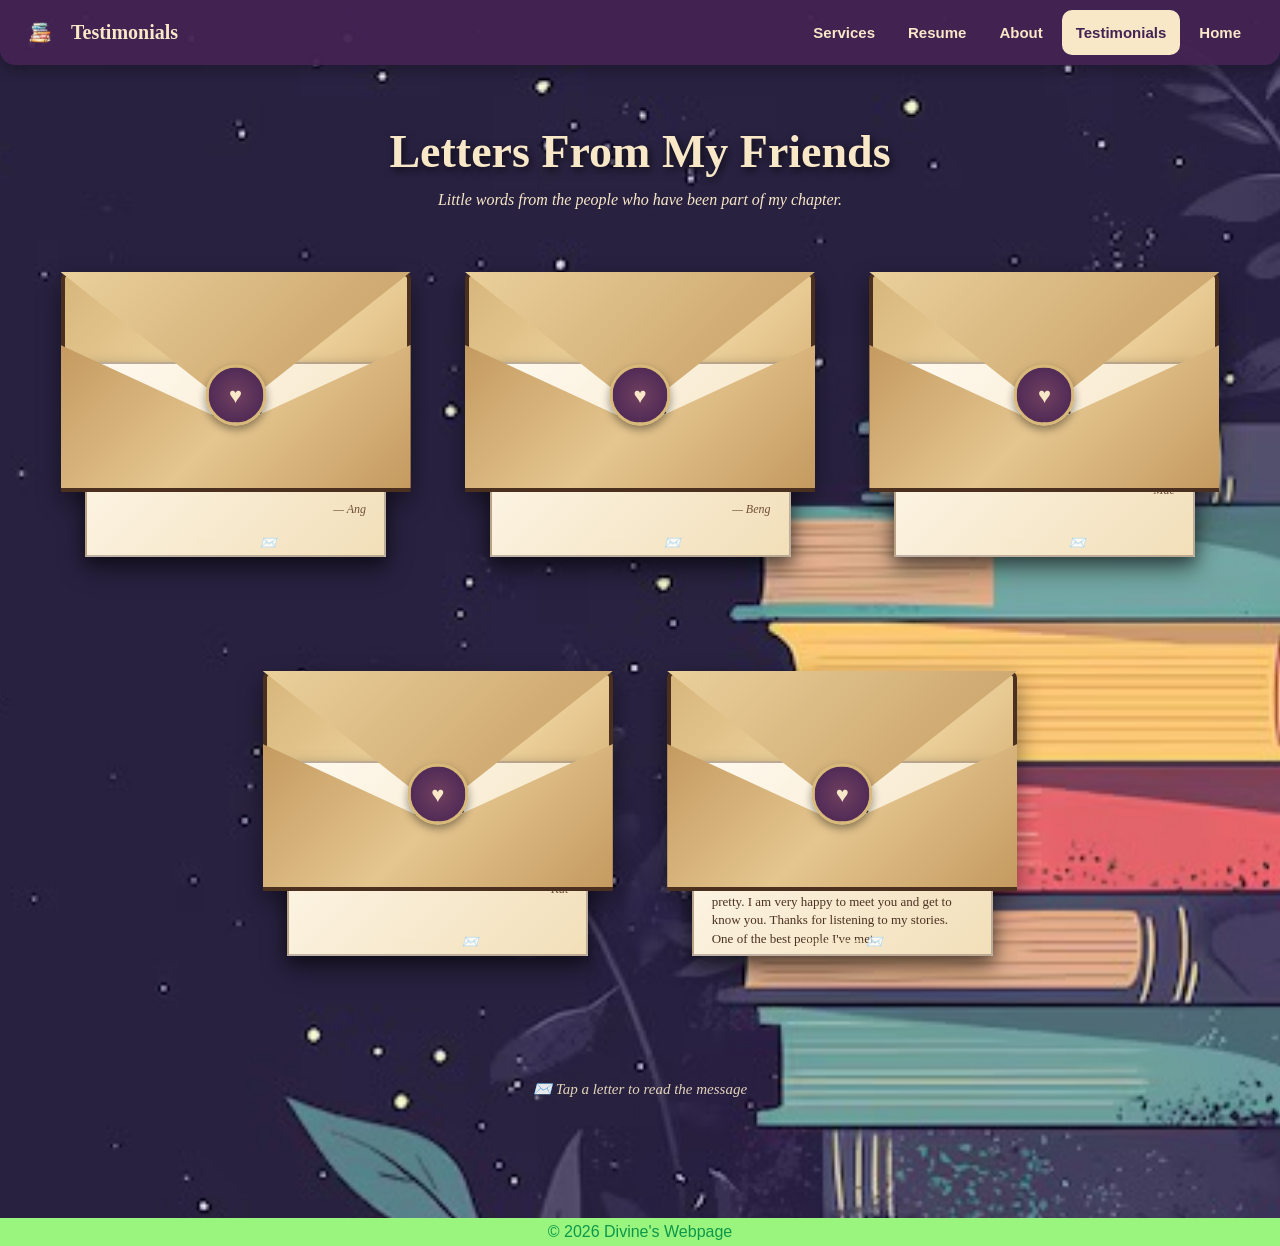
<file: testimonials.html>
<!DOCTYPE html>
<html lang="en">

<head>
    <meta charset="UTF-8">
    <meta name="viewport" content="width=device-width, initial-scale=1.0">

    <title>Testimonials | Divine's Webpage</title>

    <link rel="stylesheet" href="style.css">
</head>

<body>

    <!-- ==============================
         HEADER
         ============================== -->

    <header class="header">

        <div class="header-Left">

            <img
                src="book-icon.png"
                alt="Book Icon"
            >

            <a href="index.html" class="logo">
                Testimonials
            </a>

        </div>

        <nav class="header-Right">

            <a href="services.html">Services</a>

            <a href="resume.html">Resume</a>

            <a href="about.html">About</a>

            <a href="testimonials.html" class="active">
                Testimonials
            </a>

            <a href="index.html">Home</a>

        </nav>

    </header>


    <!-- ==============================
         TESTIMONIALS
         ============================== -->

    <main class="testimonials-page">

        <h1>Letters From My Friends</h1>

        <p class="testimonials-subtitle">
            Little words from the people who have been part of my chapter.
        </p>


        <!-- ==============================
             ANG
             ============================== -->

        <div class="envelope-card" onclick="openEnvelope(this)">

            <div class="envelope">

                <div class="letter">

                    <div class="letter-content">

                        <div class="letter-heart">💜</div>

                        <h2>Dear Divine,</h2>

                        <p>
                            My best buddy in sports.
                            Sa kakapoy og kalingaw sa dula
                            mag sige jud ta og uban.
                            Thanks for being a good sport,
                            madaog man ta or mapilde.
                        </p>

                        <span>— Ang</span>

                    </div>

                </div>

                <div class="envelope-back"></div>

                <div class="envelope-front"></div>

                <div class="envelope-flap"></div>

                <div class="wax-seal">♥</div>

            </div>

            <h3>Ang</h3>

            <p class="tap-text">
                Tap to open ✉️
            </p>

        </div>


        <!-- ==============================
             BENG
             ============================== -->

        <div class="envelope-card" onclick="openEnvelope(this)">

            <div class="envelope">

                <div class="letter">

                    <div class="letter-content">

                        <div class="letter-heart">💜</div>

                        <h2>Dear Divine,</h2>

                        <p>
                            Vineee hehe lingaw kay ko og
                            magkauban tang duha.
                            Malingaw ko sa atong mga tabi.
                            And thank you for being a good listener.
                        </p>

                        <span>— Beng</span>

                    </div>

                </div>

                <div class="envelope-back"></div>

                <div class="envelope-front"></div>

                <div class="envelope-flap"></div>

                <div class="wax-seal">♥</div>

            </div>

            <h3>Beng</h3>

            <p class="tap-text">
                Tap to open ✉️
            </p>

        </div>


        <!-- ==============================
             MAC
             ============================== -->

        <div class="envelope-card" onclick="openEnvelope(this)">

            <div class="envelope">

                <div class="letter">

                    <div class="letter-content">

                        <div class="letter-heart">💜</div>

                        <h2>Dear Divine,</h2>

                        <p>
                            Funny, dali ra ma joke og dali ra
                            mapungot pero patient siya og dili
                            sungogon.
                        </p>

                        <span>— Mac</span>

                    </div>

                </div>

                <div class="envelope-back"></div>

                <div class="envelope-front"></div>

                <div class="envelope-flap"></div>

                <div class="wax-seal">♥</div>

            </div>

            <h3>Mac</h3>

            <p class="tap-text">
                Tap to open ✉️
            </p>

        </div>


        <!-- ==============================
             KAT
             ============================== -->

        <div class="envelope-card" onclick="openEnvelope(this)">

            <div class="envelope">

                <div class="letter">

                    <div class="letter-content">

                        <div class="letter-heart">💜</div>

                        <h2>Dear Divine,</h2>

                        <p>
                            Divine is likeable, quiet, funny,
                            sporty, and a good listener.
                            "A friend worthy to be cherished."
                        </p>

                        <span>— Kat</span>

                    </div>

                </div>

                <div class="envelope-back"></div>

                <div class="envelope-front"></div>

                <div class="envelope-flap"></div>

                <div class="wax-seal">♥</div>

            </div>

            <h3>Kat</h3>

            <p class="tap-text">
                Tap to open ✉️
            </p>

        </div>


        <!-- ==============================
             JAS
             ============================== -->

        <div class="envelope-card" onclick="openEnvelope(this)">

            <div class="envelope">

                <div class="letter">

                    <div class="letter-content">

                        <div class="letter-heart">💜</div>

                        <h2>Dear Divine,</h2>

                        <p>
                            My frienddd, I'm so happy sa mga
                            na acheived nimo. You are a good friend,
                            and someone I can consider as my sister.
                            You're brave, smart, and pretty.
                            I am very happy to meet you and get to
                            know you. Thanks for listening to my
                            stories. One of the best people I've met.
                        </p>

                        <span>— Jas</span>

                    </div>

                </div>

                <div class="envelope-back"></div>

                <div class="envelope-front"></div>

                <div class="envelope-flap"></div>

                <div class="wax-seal">♥</div>

            </div>

            <h3>Jas</h3>

            <p class="tap-text">
                Tap to open ✉️
            </p>

        </div>


        <!-- ==============================
             INSTRUCTION
             ============================== -->

        <p class="instruction">
            ✉️ Tap a letter to read the message
        </p>

    </main>


    <!-- ==============================
         FOOTER
         ============================== -->

    <footer class="footer">
        © 2026 Divine's Webpage
    </footer>


    <!-- ==============================
         JAVASCRIPT
         ============================== -->

    <script>

        function openEnvelope(selected) {

            const envelopes =
                document.querySelectorAll(".envelope-card");

            envelopes.forEach(function (envelope) {

                if (envelope !== selected) {
                    envelope.classList.remove("opened");
                }

            });

            selected.classList.toggle("opened");
        }

    </script>

</body>

</html>
</file>
<file: style.css>
/* =========================================
   GENERAL PAGE
   ========================================= */

html {
    min-height: 100%;
}

body {
    margin: 0;
    min-height: 100vh;

    background-image: url("BackGround 1.jpg");
    background-repeat: no-repeat;
    background-position: center top;
    background-size: cover;

    font-family: Arial, Helvetica, sans-serif;
}


/* =========================================
   HEADER
   ========================================= */

.header {
    background-color: rgba(68, 34, 83, 0.95);

    padding: 10px 25px;

    border-radius: 0 0 15px 15px;

    box-shadow: 0 4px 15px rgba(0, 0, 0, 0.3);

    display: flex;

    justify-content: space-between;

    align-items: center;

    position: relative;

    z-index: 10;
}


/* =========================================
   LEFT SIDE OF HEADER
   ========================================= */

.header-Left {
    display: flex;

    align-items: center;
}


.header-Left img {
    width: 30px;

    height: 30px;

    object-fit: contain;

    margin-right: 8px;
}


/* =========================================
   WEBSITE NAME
   ========================================= */

.header .logo {
    color: #f8e8c8;

    font-family: Georgia, 'Times New Roman', serif;

    font-size: 20px;

    font-weight: bold;

    text-decoration: none;

    padding: 8px;
}


/* =========================================
   RIGHT SIDE OF HEADER
   ========================================= */

.header-Right {
    display: flex;

    align-items: center;

    gap: 5px;
}


/* =========================================
   NAVIGATION LINKS
   ========================================= */

.header a {
    color: #f8e8c8;

    text-align: center;

    padding: 10px 14px;

    text-decoration: none;

    font-size: 15px;

    line-height: 25px;

    border-radius: 10px;

    font-family: Arial, Helvetica, sans-serif;

    font-weight: bold;

    transition: 0.3s;
}


.header a:hover {
    background-color: rgb(88, 3, 3);

    color: white;
}


.header a.active {
    background-color: #f8e8c8;

    color: #442253;
}


/* =========================================
   MAIN TITLE
   ========================================= */

h1 {
    color: #f8e8c8;

    text-align: center;

    font-family: Georgia, 'Times New Roman', serif;

    font-size: 52px;

    text-shadow:
        2px 3px 8px rgba(0, 0, 0, 0.7);

    margin: 55px 20px 25px 20px;
}


/* =========================================
   OPEN MY PAGE BUTTON
   ========================================= */

#openButton {
    display: block;

    background-color: #f8e8c8;

    color: #442253;

    border: none;

    padding: 12px 24px;

    border-radius: 25px;

    font-size: 17px;

    font-weight: bold;

    cursor: pointer;

    margin: 10px auto;

    transition: 0.3s;
}


#openButton:hover {
    background-color: white;

    transform: scale(1.05);
}


/* =========================================
   INTRODUCTION CARD
   ========================================= */

#introCard {
    display: none;

    background-color: rgba(248, 232, 200, 0.96);

    color: #442253;

    width: 60%;

    max-width: 600px;

    margin: 25px auto;

    padding: 25px;

    border-radius: 20px;

    text-align: center;

    box-shadow:
        0 5px 15px rgba(0, 0, 0, 0.3);

    box-sizing: border-box;
}


#introCard h2 {
    margin-top: 0;

    font-size: 28px;
}


#introCard p {
    font-size: 17px;

    line-height: 1.6;

    margin-bottom: 0;
}


/* =========================================
   SHOW MY MEMORIES BUTTON
   ========================================= */

.photo-button {
    display: block;

    margin: 20px auto;

    padding: 12px 25px;

    border: none;

    border-radius: 25px;

    background-color: white;

    color: #442253;

    font-size: 16px;

    font-weight: bold;

    cursor: pointer;

    transition: 0.3s;
}


.photo-button:hover {
    background-color: #f8e8c8;

    transform: scale(1.05);
}


/* =========================================
   COMPACT PHOTO GALLERY
   ========================================= */

#photoWall {
    display: none;

    width: 90%;

    max-width: 1000px;

    margin: 15px auto 80px auto;

    padding: 8px;

    box-sizing: border-box;

    grid-template-columns: repeat(6, 1fr);

    gap: 8px;

    overflow: hidden;
}


/* =========================================
   PHOTO FRAMES
   ========================================= */

.polaroid {
    width: 100%;

    height: 180px;

    background-color: white;

    border: 3px solid #333333;

    padding: 3px;

    box-sizing: border-box;

    overflow: hidden;

    box-shadow:
        0 3px 7px rgba(0, 0, 0, 0.4);

    min-width: 0;
}


/* =========================================
   PHOTOS INSIDE FRAMES
   ========================================= */

.polaroid img {
    width: 100%;

    height: 100%;

    object-fit: cover;

    display: block;
}


/* =========================================
   REMOVE PHOTO CAPTIONS
   ========================================= */

.polaroid p {
    display: none;
}


/* =========================================
   PHOTO ARRANGEMENT
   ========================================= */


/* -----------------------------------------
   TOP ROW
   3 LARGE FRAMES
   ----------------------------------------- */

.polaroid-1 {
    grid-column: span 2;
}

.polaroid-2 {
    grid-column: span 2;
}

.polaroid-3 {
    grid-column: span 2;
}


/* -----------------------------------------
   MIDDLE ROW
   6 SMALLER FRAMES
   ----------------------------------------- */

.polaroid-4 {
    grid-column: span 1;
}

.polaroid-5 {
    grid-column: span 1;
}

.polaroid-6 {
    grid-column: span 1;
}

.polaroid-7 {
    grid-column: span 1;
}

.polaroid-8 {
    grid-column: span 1;
}

.polaroid-13 {
    grid-column: span 1;
}


/* -----------------------------------------
   BOTTOM ROW
   4 FRAMES
   ----------------------------------------- */

.polaroid-9 {
    grid-column: span 1;
}

.polaroid-10 {
    grid-column: span 1;
}

.polaroid-11 {
    grid-column: span 2;
}

.polaroid-12 {
    grid-column: span 2;
}


/* =========================================
   FOOTER / COPYRIGHT
   ========================================= */

.footer {
    width: 100%;

    background-color: rgb(153, 245, 125);

    color: rgb(13, 151, 75);

    text-align: center;

    padding: 5px 0;

    box-sizing: border-box;

    margin-top: 30px;

    position: relative;
}


/* =========================================
   IPAD / TABLET
   ========================================= */

@media (max-width: 900px) {

    .header {
        padding: 8px 12px;
    }


    .header .logo {
        font-size: 17px;
    }


    .header a {
        padding: 8px 9px;

        font-size: 13px;
    }


    h1 {
        font-size: 42px;

        margin-top: 45px;
    }


    #photoWall {
        width: 96%;

        gap: 7px;
    }


    .polaroid {
        height: 180px;

        border-width: 3px;

        padding: 3px;
    }
}


/* =========================================
   SMALL PHONES
   ========================================= */

@media (max-width: 600px) {

    .header {
        flex-direction: column;

        gap: 8px;
    }


    .header-Right {
        flex-wrap: wrap;

        justify-content: center;
    }


    h1 {
        font-size: 34px;
    }


    #introCard {
        width: 85%;
    }


    #photoWall {
        width: 98%;

        gap: 5px;
    }


    .polaroid {
        height: 150px;

        border-width: 2px;

        padding: 2px;
    }
}


/* =========================================
   SERVICES PAGE
   MESSENGER-STYLE CONVERSATION
   ========================================= */

.services-page {
    width: 90%;

    max-width: 900px;

    margin: 0 auto;

    padding-bottom: 70px;

    box-sizing: border-box;
}


.messenger-box {
    width: 100%;

    max-width: 800px;

    margin: 0 auto;

    padding: 20px;

    box-sizing: border-box;

    background-color: rgba(30, 20, 55, 0.25);

    border-radius: 25px;

    box-shadow:
        0 0 20px rgba(248, 232, 200, 0.15);

    backdrop-filter: blur(3px);
}


.message {
    display: flex;

    width: 100%;

    margin: 15px 0;
}


.left-message {
    justify-content: flex-start;
}


.right-message {
    justify-content: flex-end;
}


.message-bubble {
    max-width: 65%;

    padding: 14px 18px;

    border-radius: 20px;

    font-size: 16px;

    line-height: 1.5;

    box-sizing: border-box;

    color: #f8e8c8;

    background-color: rgba(68, 34, 83, 0.88);

    border: 1px solid rgba(248, 232, 200, 0.35);

    box-shadow:
        0 0 8px rgba(248, 232, 200, 0.20),
        0 5px 15px rgba(0, 0, 0, 0.25);

    transition: 0.3s;
}


.left-message .message-bubble {
    border-bottom-left-radius: 5px;

    background-color: rgba(248, 232, 200, 0.92);

    color: #442253;

    box-shadow:
        0 0 10px rgba(248, 232, 200, 0.30),
        0 5px 15px rgba(0, 0, 0, 0.25);
}


.right-message .message-bubble {
    border-bottom-right-radius: 5px;

    background-color: rgba(68, 34, 83, 0.90);

    color: #f8e8c8;

    box-shadow:
        0 0 12px rgba(180, 130, 220, 0.30),
        0 5px 15px rgba(0, 0, 0, 0.25);
}


.message-bubble:hover {
    box-shadow:
        0 0 18px rgba(248, 232, 200, 0.45),
        0 5px 18px rgba(0, 0, 0, 0.30);
}


@media (max-width: 900px) {

    .services-page {
        width: 94%;
    }

    .messenger-box {
        padding: 15px;
    }

    .message-bubble {
        max-width: 70%;

        font-size: 15px;

        padding: 12px 16px;
    }
}


@media (max-width: 600px) {

    .services-page {
        width: 96%;
    }

    .messenger-box {
        padding: 10px;
    }

    .message-bubble {
        max-width: 82%;

        font-size: 14px;

        padding: 10px 13px;
    }

    .message {
        margin: 10px 0;
    }
}


/* =========================================
   INTERACTIVE SERVICES PAGE
   ========================================= */

.chat-profile {
    display: flex;

    align-items: center;

    gap: 10px;

    padding: 5px 10px 15px 10px;

    color: #f8e8c8;
}


.profile-icon {
    width: 42px;

    height: 42px;

    border-radius: 50%;

    background-color: #f8e8c8;

    display: flex;

    align-items: center;

    justify-content: center;

    font-size: 22px;

    box-shadow:
        0 0 12px
        rgba(248, 232, 200, 0.4);
}


.chat-profile strong {
    display: block;

    font-size: 16px;
}


.chat-profile span {
    display: block;

    font-size: 12px;

    opacity: 0.7;

    margin-top: 2px;
}


.chat-message {
    animation-duration: 0.5s;

    animation-fill-mode: both;
}


.message-appear {
    animation-name: messageAppear;
}


@keyframes messageAppear {

    from {
        opacity: 0;

        transform:
            translateY(15px)
            scale(0.97);
    }

    to {
        opacity: 1;

        transform:
            translateY(0)
            scale(1);
    }

}


.typing-indicator {
    display: none;

    align-items: center;

    gap: 8px;

    margin: 10px 0 15px 0;
}


.typing-indicator.show {
    display: flex;
}


.typing-bubble {
    display: flex;

    align-items: center;

    gap: 4px;

    background-color:
        rgba(68, 34, 83, 0.9);

    border: 1px solid
        rgba(248, 232, 200, 0.25);

    border-radius: 18px;

    padding: 10px 13px;
}


.typing-bubble span {
    width: 6px;

    height: 6px;

    background-color: #f8e8c8;

    border-radius: 50%;

    animation: typing 1.2s infinite;
}


.typing-bubble span:nth-child(2) {
    animation-delay: 0.2s;
}


.typing-bubble span:nth-child(3) {
    animation-delay: 0.4s;
}


@keyframes typing {

    0%,
    60%,
    100% {
        transform: translateY(0);

        opacity: 0.5;
    }

    30% {
        transform: translateY(-5px);

        opacity: 1;
    }

}


.typing-text {
    color: #f8e8c8;

    font-size: 12px;

    opacity: 0.7;
}


.continue-button {
    display: block;

    margin: 25px auto 10px auto;

    padding: 11px 24px;

    border: none;

    border-radius: 25px;

    background-color: #f8e8c8;

    color: #442253;

    font-size: 15px;

    font-weight: bold;

    cursor: pointer;

    box-shadow:
        0 0 10px
        rgba(248, 232, 200, 0.25);

    transition: 0.3s;
}


.continue-button:hover {
    transform: scale(1.05);

    box-shadow:
        0 0 18px
        rgba(248, 232, 200, 0.5);
}


.continue-button:disabled {
    opacity: 0.6;

    cursor: wait;

    transform: none;
}


.message {
    position: relative;
}


.reaction-menu {
    position: absolute;

    bottom: -42px;

    left: 10px;

    display: flex;

    gap: 4px;

    padding: 5px 8px;

    background-color:
        rgba(35, 20, 55, 0.95);

    border-radius: 20px;

    box-shadow:
        0 4px 15px
        rgba(0, 0, 0, 0.35);

    z-index: 5;

    animation: reactionAppear 0.2s ease;
}


.right-message .reaction-menu {
    right: 10px;

    left: auto;
}


.reaction-menu button {
    border: none;

    background: transparent;

    font-size: 18px;

    padding: 3px;

    cursor: pointer;

    transition: 0.2s;
}


.reaction-menu button:hover {
    transform: scale(1.3);
}


@keyframes reactionAppear {

    from {
        opacity: 0;

        transform: translateY(5px);
    }

    to {
        opacity: 1;

        transform: translateY(0);
    }

}


.reaction-count {
    position: absolute;

    bottom: -8px;

    left: 15px;

    background-color: #f8e8c8;

    color: #442253;

    padding: 3px 8px;

    border-radius: 15px;

    font-size: 12px;

    box-shadow:
        0 2px 6px
        rgba(0, 0, 0, 0.3);
}


.right-message .reaction-count {
    left: auto;

    right: 15px;
}


.final-card {
    display: none;

    text-align: center;

    margin: 35px auto 10px auto;

    padding: 25px;

    max-width: 500px;

    box-sizing: border-box;

    border-radius: 25px;

    background-color:
        rgba(248, 232, 200, 0.94);

    color: #442253;

    box-shadow:
        0 0 25px
        rgba(248, 232, 200, 0.3);

    animation: finalAppear 0.7s ease;
}


.final-card.show {
    display: block;
}


@keyframes finalAppear {

    from {
        opacity: 0;

        transform:
            translateY(20px)
            scale(0.95);
    }

    to {
        opacity: 1;

        transform:
            translateY(0)
            scale(1);
    }

}


.final-icon {
    font-size: 35px;

    margin-bottom: 5px;
}


.final-card h2 {
    margin: 5px 0 10px 0;

    font-family:
        Georgia,
        'Times New Roman',
        serif;
}


.final-card p {
    margin-top: 0;

    line-height: 1.5;
}


.skill-list {
    display: flex;

    flex-wrap: wrap;

    justify-content: center;

    gap: 8px;

    margin: 20px 0;
}


.skill-list span {
    padding: 8px 12px;

    border-radius: 18px;

    background-color:
        rgba(68, 34, 83, 0.12);

    font-size: 14px;
}


.restart-button {
    border: none;

    padding: 11px 22px;

    border-radius: 25px;

    background-color: #442253;

    color: #f8e8c8;

    font-weight: bold;

    font-size: 14px;

    cursor: pointer;

    transition: 0.3s;
}


.restart-button:hover {
    transform: scale(1.05);

    box-shadow:
        0 0 15px
        rgba(68, 34, 83, 0.4);
}


.messenger-box {
    background-color:
        rgba(30, 20, 55, 0.32);

    backdrop-filter: blur(5px);

    -webkit-backdrop-filter: blur(5px);
}


@media (max-width: 600px) {

    .chat-profile {
        padding-left: 5px;
    }


    .profile-icon {
        width: 36px;

        height: 36px;

        font-size: 19px;
    }


    .message-bubble {
        max-width: 85%;
    }


    .final-card {
        padding: 20px;
    }


    .skill-list span {
        font-size: 13px;

        padding: 7px 10px;
    }

}


/* =========================================
   ABOUT PAGE
   INTERACTIVE STORYBOOK
   ========================================= */

.about-page {
    width: 90%;

    max-width: 900px;

    margin: 0 auto;

    padding-bottom: 70px;

    box-sizing: border-box;
}


.about-subtitle {
    text-align: center;

    color: #f8e8c8;

    font-family: Georgia, 'Times New Roman', serif;

    font-size: 18px;

    font-style: italic;

    margin-top: -12px;

    margin-bottom: 25px;

    text-shadow:
        0 2px 6px rgba(0, 0, 0, 0.5);
}


.chapter-indicator {
    display: flex;

    justify-content: center;

    align-items: center;

    gap: 10px;

    margin-bottom: 15px;

    color: #f8e8c8;

    font-family: Georgia, 'Times New Roman', serif;

    font-size: 14px;
}


#chapterNumber {
    font-weight: bold;
}


.chapter-line {
    opacity: 0.5;
}


#chapterTitle {
    font-style: italic;

    opacity: 0.9;
}


.about-book {
    position: relative;

    width: 100%;

    max-width: 780px;

    min-height: 500px;

    margin: 0 auto;

    padding: 38px 45px;

    box-sizing: border-box;

    background:
        linear-gradient(
            90deg,
            rgba(232, 211, 174, 0.98) 0%,
            rgba(248, 232, 200, 0.98) 8%,
            rgba(255, 244, 218, 0.98) 50%,
            rgba(248, 232, 200, 0.98) 92%,
            rgba(232, 211, 174, 0.98) 100%
        );

    color: #442253;

    border-radius:
        8px 18px 18px 8px;

    border-left:
        9px solid #442253;

    box-shadow:
        0 10px 30px rgba(0, 0, 0, 0.4),
        0 0 25px rgba(248, 232, 200, 0.20);

    overflow: hidden;
}


.about-book::before {
    content: "";

    position: absolute;

    top: 0;
    left: 22px;

    width: 1px;
    height: 100%;

    background-color:
        rgba(68, 34, 83, 0.12);

    pointer-events: none;
}


.about-book::after {
    content: "✦";

    position: absolute;

    right: 18px;
    bottom: 12px;

    color:
        rgba(68, 34, 83, 0.25);

    font-size: 22px;

    pointer-events: none;
}


.about-chapter {
    display: none;

    min-height: 420px;

    position: relative;

    z-index: 1;
}


.about-chapter.active-chapter {
    display: block;

    animation:
        chapterAppear
        0.55s
        ease;
}


@keyframes chapterAppear {

    from {
        opacity: 0;

        transform:
            translateX(25px)
            scale(0.98);
    }

    to {
        opacity: 1;

        transform:
            translateX(0)
            scale(1);
    }

}


.chapter-icon {
    text-align: center;

    font-size: 44px;

    margin-bottom: 6px;

    filter:
        drop-shadow(
            0 3px 3px
            rgba(0, 0, 0, 0.15)
        );
}


.about-chapter h2 {
    text-align: center;

    color: #442253;

    font-family:
        Georgia,
        'Times New Roman',
        serif;

    font-size: 32px;

    margin-top: 5px;

    margin-bottom: 5px;
}


.chapter-intro {
    text-align: center;

    color: #6b4a76;

    font-family:
        Georgia,
        'Times New Roman',
        serif;

    font-style: italic;

    font-size: 15px;

    margin-top: 5px;

    margin-bottom: 25px;
}


.about-chapter p {
    color: #442253;

    font-family:
        Georgia,
        'Times New Roman',
        serif;

    font-size: 17px;

    line-height: 1.75;

    margin: 16px 0;

    text-align: left;
}


.about-chapter p:not(.chapter-intro):first-of-type::first-letter {
    font-size: 32px;

    font-weight: bold;

    color: #7c4b8e;

    float: left;

    line-height: 0.9;

    margin-right: 4px;

    margin-top: 4px;
}


.about-chapter strong {
    color: #5c286f;

    font-weight: bold;
}


.memory-note {
    max-width: 540px;

    margin: 25px auto 10px auto;

    padding: 16px 20px;

    box-sizing: border-box;

    text-align: center;

    color: #442253;

    background-color:
        rgba(68, 34, 83, 0.08);

    border-left: 4px solid #7c4b8e;

    border-right: 4px solid #7c4b8e;

    border-radius: 10px;

    font-family:
        Georgia,
        'Times New Roman',
        serif;

    font-size: 16px;

    line-height: 1.6;

    box-shadow:
        0 3px 10px
        rgba(68, 34, 83, 0.10);
}


.final-quote {
    max-width: 550px;

    margin: 30px auto 10px auto;

    padding: 18px 20px;

    text-align: center;

    color: #442253;

    font-family:
        Georgia,
        'Times New Roman',
        serif;

    font-size: 20px;

    font-style: italic;

    line-height: 1.5;

    border-top:
        1px solid
        rgba(68, 34, 83, 0.25);

    border-bottom:
        1px solid
        rgba(68, 34, 83, 0.25);
}


.chapter-navigation {
    display: flex;

    justify-content: center;

    align-items: center;

    gap: 20px;

    margin-top: 25px;
}


.chapter-button {
    border: none;

    padding: 11px 21px;

    border-radius: 25px;

    background-color: #f8e8c8;

    color: #442253;

    font-family: Arial, Helvetica, sans-serif;

    font-size: 14px;

    font-weight: bold;

    cursor: pointer;

    box-shadow:
        0 0 10px
        rgba(248, 232, 200, 0.25);

    transition:
        transform 0.3s,
        box-shadow 0.3s,
        background-color 0.3s;
}


.chapter-button:hover {
    background-color: white;

    transform:
        translateY(-2px)
        scale(1.04);

    box-shadow:
        0 0 18px
        rgba(248, 232, 200, 0.5);
}


.chapter-button:disabled {
    opacity: 0.35;

    cursor: not-allowed;

    transform: none;

    box-shadow: none;
}


.page-number {
    min-width: 45px;

    color: #f8e8c8;

    text-align: center;

    font-family:
        Georgia,
        'Times New Roman',
        serif;

    font-size: 14px;

    font-weight: bold;
}


.chapter-dots {
    display: flex;

    justify-content: center;

    align-items: center;

    gap: 8px;

    margin-top: 18px;
}


.chapter-dot {
    width: 8px;

    height: 8px;

    border-radius: 50%;

    background-color:
        rgba(248, 232, 200, 0.35);

    cursor: pointer;

    transition: 0.3s;
}


.chapter-dot:hover {
    transform: scale(1.4);

    background-color:
        rgba(248, 232, 200, 0.75);
}


.chapter-dot.active-dot {
    width: 11px;

    height: 11px;

    background-color: #f8e8c8;

    box-shadow:
        0 0 10px
        rgba(248, 232, 200, 0.75);
}


@media (max-width: 900px) {

    .about-page {
        width: 94%;
    }


    .about-book {
        max-width: 720px;

        min-height: 520px;

        padding: 32px 38px;
    }


    .about-chapter {
        min-height: 440px;
    }


    .about-chapter p {
        font-size: 16px;

        line-height: 1.7;
    }


    .about-chapter h2 {
        font-size: 29px;
    }

}


@media (max-width: 600px) {

    .about-page {
        width: 94%;

        padding-bottom: 45px;
    }


    .about-subtitle {
        font-size: 16px;

        margin-bottom: 18px;
    }


    .chapter-indicator {
        flex-wrap: wrap;

        gap: 5px;

        font-size: 13px;
    }


    .chapter-line {
        display: none;
    }


    .about-book {
        min-height: 550px;

        padding: 25px 23px;

        border-left-width: 5px;

        border-radius:
            6px 14px 14px 6px;
    }


    .about-book::before {
        left: 13px;
    }


    .about-chapter {
        min-height: 490px;
    }


    .chapter-icon {
        font-size: 36px;
    }


    .about-chapter h2 {
        font-size: 26px;
    }


    .chapter-intro {
        font-size: 14px;
    }


    .about-chapter p {
        font-size: 15px;

        line-height: 1.65;
    }


    .memory-note {
        font-size: 14px;

        padding: 13px 15px;
    }


    .final-quote {
        font-size: 17px;

        padding: 15px 10px;
    }


    .chapter-navigation {
        gap: 8px;

        margin-top: 18px;
    }


    .chapter-button {
        padding: 10px 13px;

        font-size: 12px;
    }


    .page-number {
        font-size: 12px;

        min-width: 38px;
    }


    .chapter-dots {
        gap: 6px;
    }

}


/* =========================================================
   RESUME PAGE
   ENVELOPE / FOLDING RESUME DESIGN
   ========================================================= */

.resume-page {

    width: 100%;

    min-height: 100vh;

    padding: 45px 20px 70px;

    box-sizing: border-box;

    display: flex;

    flex-direction: column;

    align-items: center;
}


.resume-title {

    color: #f8e8c8;

    font-family:
        Georgia,
        'Times New Roman',
        serif;

    font-size: 48px;

    text-align: center;

    margin:
        15px 0 8px;

    text-shadow:
        2px 3px 8px
        rgba(0, 0, 0, 0.7);
}


.resume-subtitle {

    color: #f8e8c8;

    font-family:
        Georgia,
        'Times New Roman',
        serif;

    font-size: 16px;

    font-style: italic;

    text-align: center;

    margin:
        0 0 35px;
}


.resume-envelope {

    position: relative;

    width: min(950px, 94vw);

    height: 620px;

    perspective: 1600px;
}


.resume-cover {

    position: absolute;

    inset: 0;

    display: flex;

    flex-direction: column;

    justify-content: center;

    align-items: center;

    text-align: center;

    padding: 40px;

    box-sizing: border-box;

    background:
        linear-gradient(
            135deg,
            #ead5ac,
            #f8e8c8,
            #ead5ac
        );

    border:
        5px solid #442253;

    border-radius: 18px;

    color: #442253;

    box-shadow:
        0 15px 35px
        rgba(0, 0, 0, 0.45);

    z-index: 10;

    transform-origin: left center;

    transition:
        transform 1.4s ease,
        opacity 0.6s ease;
}


.cover-symbol {

    font-size: 35px;

    margin-bottom: 10px;
}


.resume-cover h1 {

    color: #442253;

    font-family:
        Georgia,
        'Times New Roman',
        serif;

    font-size: 52px;

    margin:
        0 0 12px;
}


.cover-name {

    font-family:
        Georgia,
        'Times New Roman',
        serif;

    font-size: 23px;

    font-weight: bold;

    margin: 5px 0;
}


.cover-course {

    color: #6b4a76;

    font-family:
        Georgia,
        'Times New Roman',
        serif;

    font-size: 16px;

    font-style: italic;

    line-height: 1.5;

    margin:
        5px 0 30px;
}


.open-resume {

    border: none;

    padding:
        13px 30px;

    border-radius: 30px;

    background-color: #442253;

    color: #f8e8c8;

    font-size: 16px;

    font-weight: bold;

    cursor: pointer;

    box-shadow:
        0 5px 15px
        rgba(68, 34, 83, 0.4);

    transition: 0.3s;
}


.open-resume:hover {

    background-color: #5c286f;

    transform:
        translateY(-3px)
        scale(1.04);
}


.resume-inside {

    position: absolute;

    inset: 0;

    display: grid;

    grid-template-columns:
        repeat(3, 1fr);

    background:
        linear-gradient(
            90deg,
            #ead5ac,
            #fff4da,
            #ead5ac
        );

    border:
        5px solid #442253;

    border-radius: 18px;

    overflow: hidden;

    opacity: 0;

    transform: scale(0.96);

    transition:
        opacity 0.8s ease 0.5s,
        transform 0.8s ease 0.5s;
}


.resume-panel {

    padding:
        30px 23px;

    box-sizing: border-box;

    border-right:
        1px solid
        rgba(68, 34, 83, 0.2);

    overflow-y: auto;
}


.resume-panel:last-child {

    border-right: none;
}


.resume-panel:nth-child(1) {

    background:
        rgba(248, 232, 200, 0.9);
}


.resume-panel:nth-child(2) {

    background:
        rgba(255, 244, 218, 0.98);
}


.resume-panel:nth-child(3) {

    background:
        rgba(248, 232, 200, 0.9);
}


.panel-icon {

    display: block;

    text-align: center;

    font-size: 30px;

    margin-bottom: 5px;
}


.resume-panel h2 {

    color: #442253;

    font-family:
        Georgia,
        'Times New Roman',
        serif;

    font-size: 22px;

    text-align: center;

    margin:
        5px 0 20px;

    padding-bottom: 10px;

    border-bottom:
        2px solid
        rgba(68, 34, 83, 0.18);
}


.personal-info p {

    color: #442253;

    font-size: 14px;

    line-height: 1.5;

    margin: 12px 0;
}


.personal-info strong {

    color: #5c286f;
}


.bio {

    margin-top: 25px;

    padding: 15px;

    background:
        rgba(68, 34, 83, 0.07);

    border-left:
        4px solid #7c4b8e;

    border-radius: 10px;

    font-family:
        Georgia,
        'Times New Roman',
        serif;

    font-size: 14px;

    line-height: 1.7;
}


.education-item {

    margin-bottom: 20px;

    padding-left: 12px;

    border-left:
        4px solid #7c4b8e;
}


.education-item h3 {

    color: #5c286f;

    font-family:
        Georgia,
        'Times New Roman',
        serif;

    font-size: 15px;

    margin:
        0 0 5px;
}


.education-item p {

    color: #442253;

    font-size: 13px;

    line-height: 1.5;

    margin: 3px 0;
}


.current-year {

    display: inline-block;

    margin-top: 6px;

    padding:
        5px 9px;

    background-color: #442253;

    color: #f8e8c8;

    border-radius: 15px;

    font-size: 11px;

    font-weight: bold;
}


.clinical-item {

    margin-bottom: 14px;

    padding: 11px;

    background:
        rgba(68, 34, 83, 0.07);

    border-radius: 9px;
}


.clinical-item h3 {

    color: #5c286f;

    font-family:
        Georgia,
        'Times New Roman',
        serif;

    font-size: 14px;

    margin:
        0 0 5px;
}


.clinical-item p {

    color: #442253;

    font-size: 12px;

    line-height: 1.5;

    margin: 0;
}


.skills {

    margin-top: 20px;

    text-align: center;
}


.skill {

    display: inline-block;

    padding:
        7px 10px;

    margin:
        4px 2px;

    background:
        rgba(68, 34, 83, 0.10);

    color: #442253;

    border-radius: 15px;

    font-size: 12px;

    border:
        1px solid
        rgba(68, 34, 83, 0.15);
}


.resume-note {

    margin-top: 20px;

    padding: 13px;

    background:
        rgba(124, 75, 142, 0.08);

    border-radius: 10px;

    text-align: center;

    font-family:
        Georgia,
        'Times New Roman',
        serif;

    font-size: 12px;

    line-height: 1.6;

    font-style: italic;
}


.close-resume {

    position: absolute;

    bottom: 18px;

    left: 50%;

    transform:
        translateX(-50%);

    z-index: 20;

    border: none;

    padding:
        10px 22px;

    border-radius: 25px;

    background-color: #442253;

    color: #f8e8c8;

    font-size: 13px;

    font-weight: bold;

    cursor: pointer;

    opacity: 0;

    pointer-events: none;

    transition:
        opacity 0.5s ease 1.2s,
        background-color 0.3s;
}


.close-resume:hover {

    background-color: #5c286f;
}

/* =========================================================
   TESTIMONIALS
   VINTAGE LETTER ENVELOPES
   ========================================================= */


/* =========================================
   TESTIMONIALS PAGE
   ========================================= */

.testimonials-page {

    width: 100%;

    min-height: 100vh;

    padding: 45px 20px 70px;

    box-sizing: border-box;

    text-align: center;
}


/* =========================================
   TITLE
   ========================================= */

.testimonials-page h1 {

    color: #f8e8c8;

    font-family:
        Georgia,
        'Times New Roman',
        serif;

    font-size: 46px;

    margin:
        15px 20px 10px;

    text-shadow:
        2px 3px 8px
        rgba(0, 0, 0, 0.7);
}


/* =========================================
   SUBTITLE
   ========================================= */

.testimonials-subtitle {

    color: #f8e8c8;

    font-family:
        Georgia,
        'Times New Roman',
        serif;

    font-size: 16px;

    font-style: italic;

    max-width: 650px;

    margin:
        0 auto 60px;

    line-height: 1.5;
}


/* =========================================
   ENVELOPE GRID
   ========================================= */

.testimonials-page {

    display: block;
}


.envelope-card {

    width: 350px;

    max-width: 90vw;

    display: inline-block;

    vertical-align: top;

    margin:
        0 25px 120px;

    text-align: center;

    cursor: pointer;

    position: relative;

    user-select: none;

    z-index: 1;
}


/* =========================================
   ENVELOPE
   ========================================= */

.envelope {

    position: relative;

    width: 100%;

    height: 220px;

    perspective: 1000px;

    filter:
        drop-shadow(
            0 10px 12px
            rgba(0, 0, 0, 0.45)
        );
}


/* =========================================
   ENVELOPE BACK
   ========================================= */

.envelope-back {

    position: absolute;

    inset: 0;

    background:
        linear-gradient(
            135deg,
            #d7b67b,
            #f2d9a4,
            #c99e61
        );

    border:
        4px solid #4b3020;

    border-radius: 7px;

    box-sizing: border-box;

    z-index: 1;
}


/* =========================================
   LETTER
   ========================================= */

.letter {

    position: absolute;

    left: 7%;

    bottom: 5px;

    width: 86%;

    height: 195px;

    background:
        linear-gradient(
            135deg,
            #fffaf0,
            #f2dfb9
        );

    border:
        2px solid
        rgba(75, 48, 32, 0.35);

    box-sizing: border-box;

    box-shadow:
        0 5px 14px
        rgba(0, 0, 0, 0.35);

    z-index: 2;

    transform:
        translateY(70px);

    transition:
        transform 0.8s ease;

    overflow: hidden;
}


/* =========================================
   LETTER CONTENT
   ========================================= */

.letter-content {

    height: 100%;

    padding:
        14px 18px;

    box-sizing: border-box;

    color: #4b3020;

    font-family:
        Georgia,
        'Times New Roman',
        serif;

    text-align: left;

    overflow-y: auto;
}


.letter-content h2 {

    color: #563827;

    font-family:
        Georgia,
        'Times New Roman',
        serif;

    font-size: 19px;

    text-align: center;

    margin:
        0 0 8px;
}


.letter-content p {

    color: #4b3020;

    font-family:
        Georgia,
        'Times New Roman',
        serif;

    font-size: 13px;

    line-height: 1.45;

    margin:
        0 0 8px;
}


.letter-content span {

    display: block;

    color: #70513b;

    font-family:
        Georgia,
        'Times New Roman',
        serif;

    font-size: 12px;

    font-style: italic;

    text-align: right;
}


.letter-heart {

    text-align: center;

    font-size: 22px;

    margin-bottom: 3px;
}


/* =========================================
   ENVELOPE FRONT
   ========================================= */

.envelope-front {

    position: absolute;

    left: 0;

    bottom: 0;

    width: 100%;

    height: 65%;

    background:
        linear-gradient(
            135deg,
            #c49a60,
            #e5c68f,
            #c49a60
        );

    clip-path:
        polygon(
            0 0,
            50% 55%,
            100% 0,
            100% 100%,
            0 100%
        );

    border-bottom:
        4px solid #4b3020;

    z-index: 4;
}


/* =========================================
   ENVELOPE FLAP
   ========================================= */

.envelope-flap {

    position: absolute;

    top: 0;

    left: 0;

    width: 100%;

    height: 63%;

    background:
        linear-gradient(
            135deg,
            #ead09b,
            #c49a60
        );

    clip-path:
        polygon(
            0 0,
            100% 0,
            50% 100%
        );

    transform-origin:
        top center;

    transform:
        rotateX(0deg);

    transition:
        transform 0.8s ease;

    z-index: 6;

    backface-visibility:
        hidden;
}


/* =========================================
   WAX SEAL
   ========================================= */

.wax-seal {

    position: absolute;

    left: 50%;

    top: 56%;

    width: 55px;

    height: 55px;

    display: flex;

    justify-content: center;

    align-items: center;

    transform:
        translate(-50%, -50%);

    background:
        radial-gradient(
            circle,
            #70405f,
            #442253
        );

    border:
        3px solid #d8b979;

    border-radius: 50%;

    color: #f8e8c8;

    font-size: 22px;

    box-shadow:
        0 4px 9px
        rgba(0, 0, 0, 0.4);

    z-index: 8;

    transition:
        opacity 0.35s ease,
        transform 0.35s ease;
}


/* =========================================
   FRIEND NAME
   ========================================= */

.envelope-card h3 {

    color: #f8e8c8;

    font-family:
        Georgia,
        'Times New Roman',
        serif;

    font-size: 19px;

    margin:
        18px 0 3px;

    text-shadow:
        1px 2px 5px
        rgba(0, 0, 0, 0.7);
}


/* =========================================
   TAP TEXT
   ========================================= */

.tap-text {

    color: #f8e8c8;

    font-family:
        Georgia,
        'Times New Roman',
        serif;

    font-size: 13px;

    font-style: italic;

    margin: 0;

    opacity: 0.8;
}


/* =========================================
   OPENED ENVELOPE
   ========================================= */

.envelope-card.opened {

    z-index: 20;
}


.envelope-card.opened
.letter {

    transform:
        translateY(-120px);

    z-index: 7;
}


.envelope-card.opened
.envelope-flap {

    transform:
        rotateX(180deg);

    z-index: 1;
}


.envelope-card.opened
.wax-seal {

    opacity: 0;

    transform:
        translate(-50%, -50%)
        scale(0.4);
}


/* =========================================
   INSTRUCTION
   ========================================= */

.instruction {

    color: #f8e8c8;

    font-family:
        Georgia,
        'Times New Roman',
        serif;

    font-size: 15px;

    font-style: italic;

    margin:
        10px auto 20px;

    opacity: 0.9;

    clear: both;
}


/* =========================================
   IPAD / TABLET
   ========================================= */

@media (max-width: 900px) {

    .testimonials-page h1 {

        font-size: 40px;
    }


    .envelope-card {

        width: 320px;

        margin:
            0 12px 120px;
    }

}


/* =========================================
   PHONE
   ========================================= */

@media (max-width: 650px) {

    .testimonials-page {

        padding:
            35px 10px 60px;
    }


    .testimonials-page h1 {

        font-size: 32px;
    }


    .testimonials-subtitle {

        font-size: 14px;

        margin-bottom: 50px;
    }


    .envelope-card {

        display: block;

        width: 340px;

        max-width: 90vw;

        margin:
            0 auto 120px;
    }


    .envelope {

        height: 215px;
    }


    .letter {

        height: 190px;
    }


    .envelope-card.opened
    .letter {

        transform:
            translateY(-115px);
    }

}
</file>
